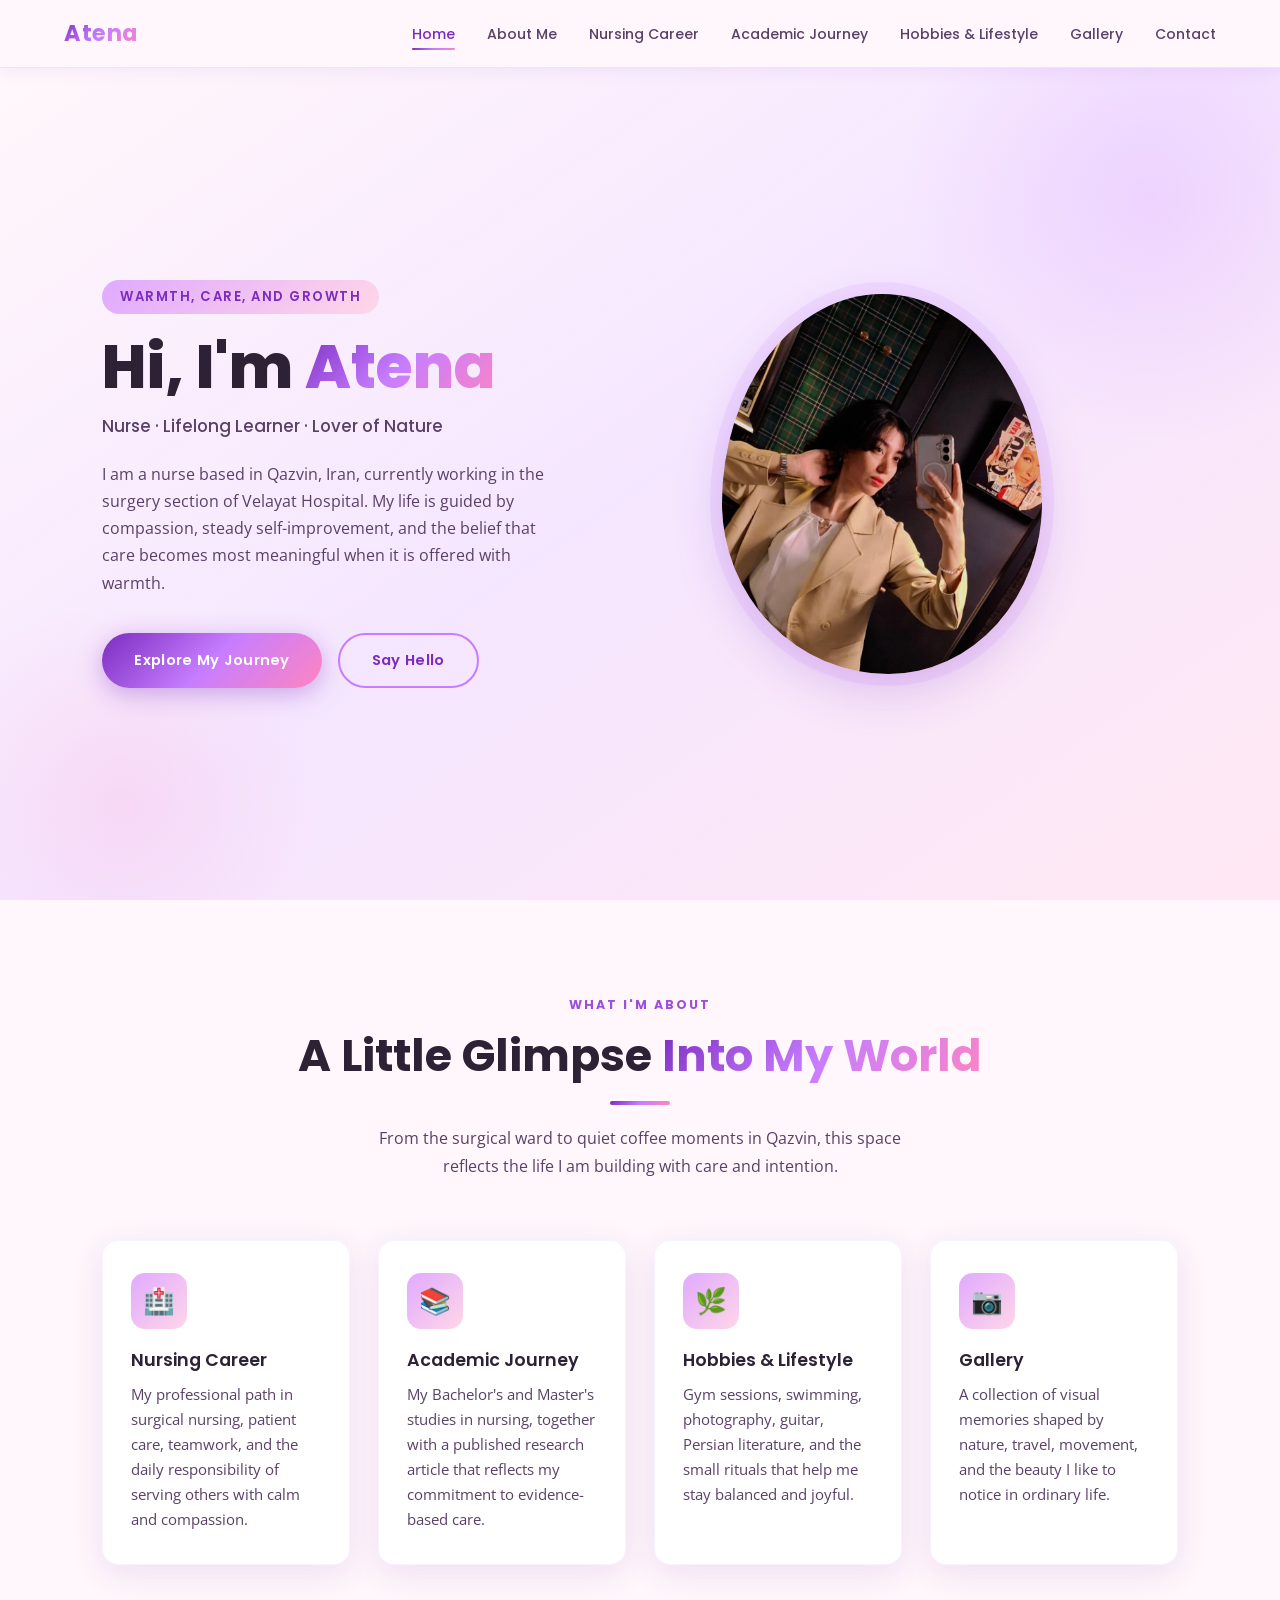
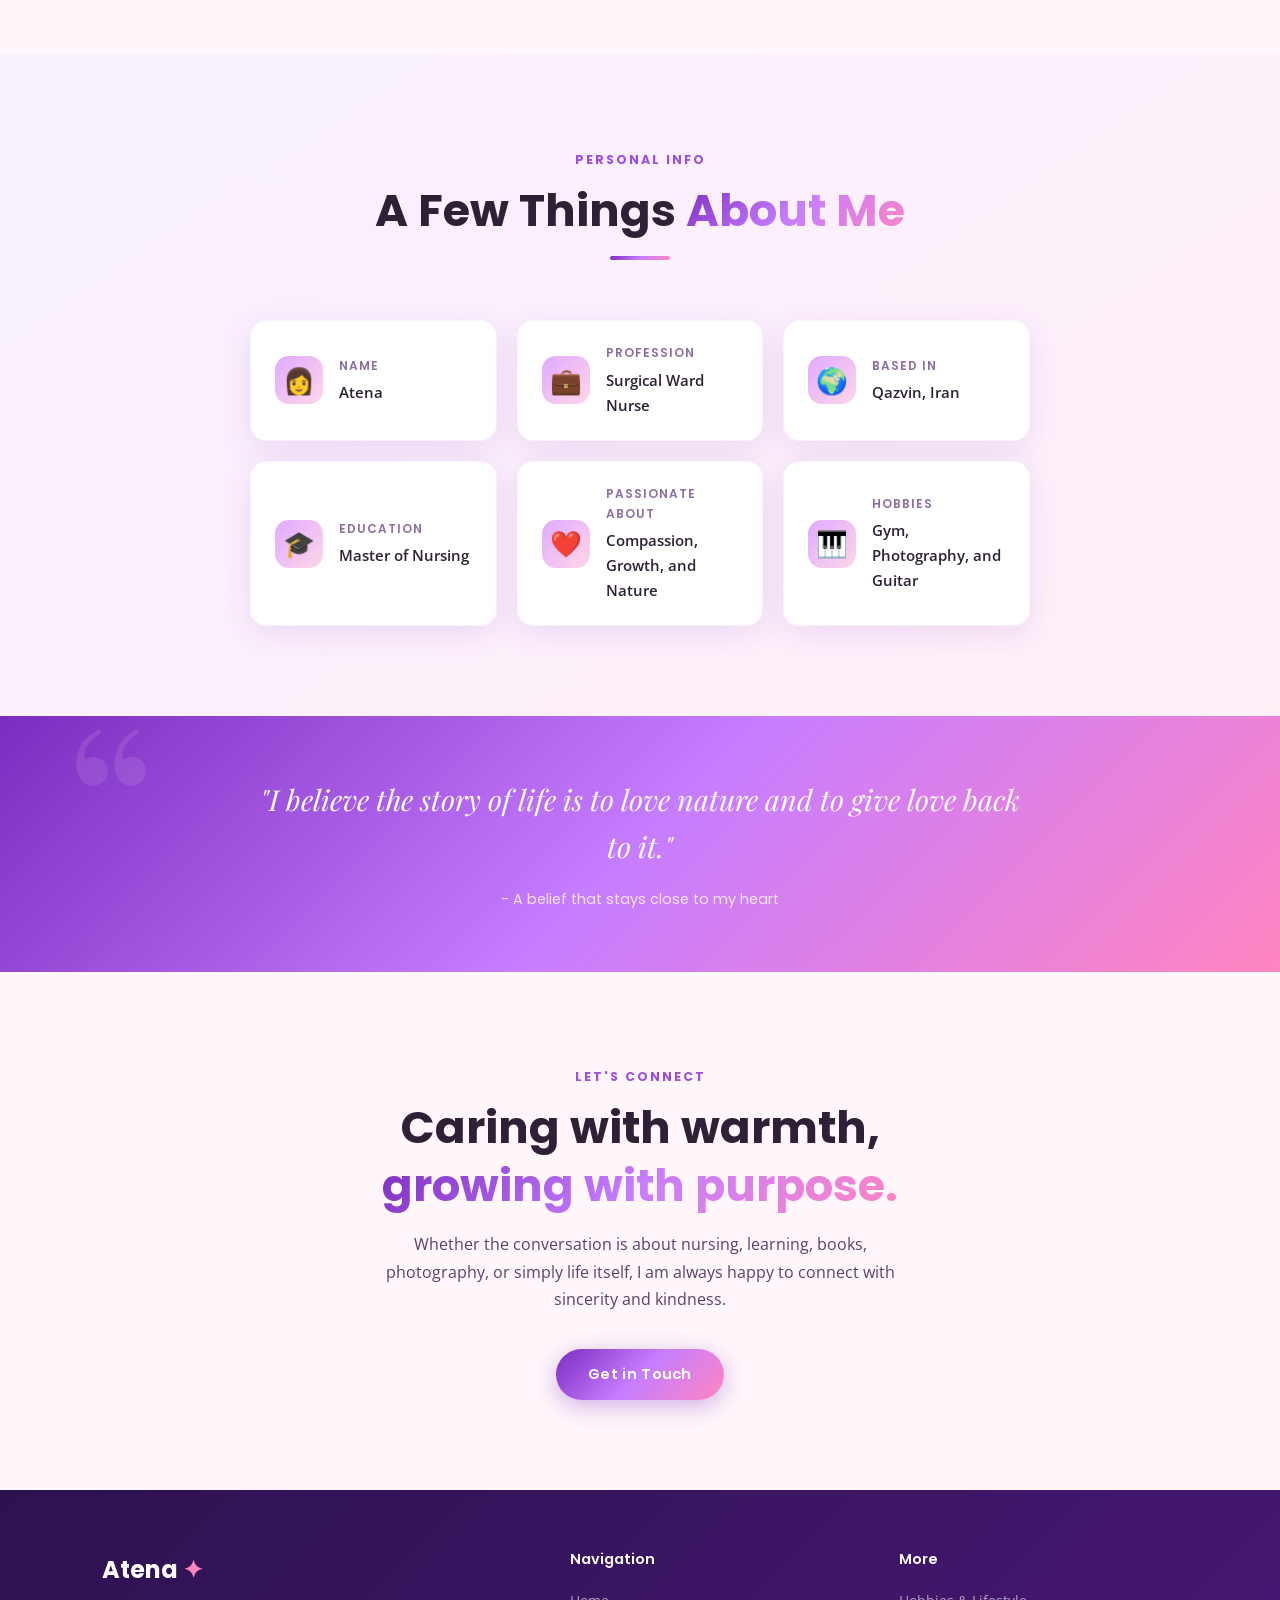
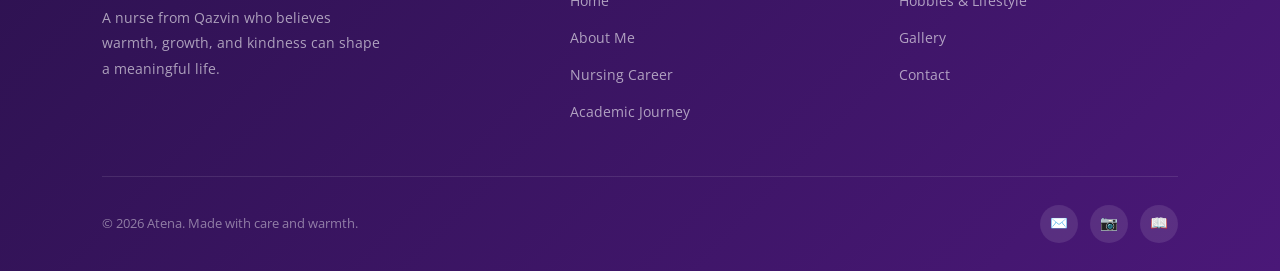
<file: index.html>
<!DOCTYPE html>
<html lang="en">
<head>
  <meta charset="UTF-8" />
  <meta name="viewport" content="width=device-width, initial-scale=1.0" />
  <title>Atena - Nurse, Learner, Lover of Nature</title>
  <meta name="description" content="Personal website of Atena, a nurse from Qazvin, Iran, whose life is shaped by compassion, learning, nature, and warm human connection." />
  <link rel="stylesheet" href="css/style.css" />
</head>
<body>

<nav>
  <a href="index.html" class="nav-logo">Atena</a>
  <ul class="nav-links">
    <li><a href="index.html" class="active">Home</a></li>
    <li><a href="about.html">About Me</a></li>
    <li><a href="career.html">Nursing Career</a></li>
    <li><a href="academic.html">Academic Journey</a></li>
    <li><a href="lifestyle.html">Hobbies &amp; Lifestyle</a></li>
    <li><a href="gallery.html">Gallery</a></li>
    <li><a href="contact.html">Contact</a></li>
  </ul>
  <div class="nav-toggle" aria-label="Toggle menu">
    <span></span><span></span><span></span>
  </div>
</nav>

<div class="page-wrapper">
  <section class="hero">
    <div class="hero-content">
      <div class="hero-tag">Warmth, Care, and Growth</div>
      <h1>Hi, I'm <span>Atena</span></h1>
      <p class="hero-subtitle">Nurse &middot; Lifelong Learner &middot; Lover of Nature</p>
      <p class="hero-desc">
        I am a nurse based in Qazvin, Iran, currently working in the surgery section of Velayat Hospital.
        My life is guided by compassion, steady self-improvement, and the belief that care becomes most meaningful when it is offered with warmth.
      </p>
      <div style="display:flex; gap:16px; flex-wrap:wrap;">
        <a href="about.html" class="btn btn-primary">Explore My Journey</a>
        <a href="contact.html" class="btn btn-outline">Say Hello</a>
      </div>
    </div>

    <div class="hero-photo">
      <div class="hero-photo-frame">
        <img src="images/profile.jpg" alt="Portrait of Atena" onerror="this.style.display='none'; this.nextElementSibling.style.display='flex';" />
        <div class="hero-photo-placeholder" style="display:none;">
          <span>Profile Photo</span>
        </div>
      </div>
    </div>
  </section>

  <section class="section">
    <div class="section-header">
      <div class="section-tag">What I'm About</div>
      <h2 class="section-title">A Little Glimpse <span>Into My World</span></h2>
      <div class="section-divider"></div>
      <p class="section-subtitle">From the surgical ward to quiet coffee moments in Qazvin, this space reflects the life I am building with care and intention.</p>
    </div>

    <div class="cards-grid">
      <a href="career.html" class="card fade-in" style="display:block;">
        <div class="card-icon">&#127973;</div>
        <h3>Nursing Career</h3>
        <p>My professional path in surgical nursing, patient care, teamwork, and the daily responsibility of serving others with calm and compassion.</p>
      </a>
      <a href="academic.html" class="card fade-in" style="display:block;">
        <div class="card-icon">&#128218;</div>
        <h3>Academic Journey</h3>
        <p>My Bachelor's and Master's studies in nursing, together with a published research article that reflects my commitment to evidence-based care.</p>
      </a>
      <a href="lifestyle.html" class="card fade-in" style="display:block;">
        <div class="card-icon">&#127807;</div>
        <h3>Hobbies &amp; Lifestyle</h3>
        <p>Gym sessions, swimming, photography, guitar, Persian literature, and the small rituals that help me stay balanced and joyful.</p>
      </a>
      <a href="gallery.html" class="card fade-in" style="display:block;">
        <div class="card-icon">&#128247;</div>
        <h3>Gallery</h3>
        <p>A collection of visual memories shaped by nature, travel, movement, and the beauty I like to notice in ordinary life.</p>
      </a>
    </div>
  </section>

  <section class="section section-alt">
    <div class="section-header">
      <div class="section-tag">Personal Info</div>
      <h2 class="section-title">A Few Things <span>About Me</span></h2>
      <div class="section-divider"></div>
    </div>

    <div style="max-width:780px; margin:0 auto;">
      <div style="display:grid; grid-template-columns: repeat(auto-fit, minmax(220px,1fr)); gap:20px;">

        <div class="card fade-in" style="display:flex; align-items:center; gap:16px; padding:22px 24px;">
          <div class="card-icon" style="margin-bottom:0; flex-shrink:0; width:48px; height:48px;">&#128105;</div>
          <div>
            <p style="font-family:'Poppins',sans-serif; font-size:0.75rem; font-weight:600; color:var(--text-light); text-transform:uppercase; letter-spacing:1px; margin-bottom:4px;">Name</p>
            <p style="font-weight:600; color:var(--text-dark);">Atena</p>
          </div>
        </div>

        <div class="card fade-in" style="display:flex; align-items:center; gap:16px; padding:22px 24px;">
          <div class="card-icon" style="margin-bottom:0; flex-shrink:0; width:48px; height:48px;">&#128188;</div>
          <div>
            <p style="font-family:'Poppins',sans-serif; font-size:0.75rem; font-weight:600; color:var(--text-light); text-transform:uppercase; letter-spacing:1px; margin-bottom:4px;">Profession</p>
            <p style="font-weight:600; color:var(--text-dark);">Surgical Ward Nurse</p>
          </div>
        </div>

        <div class="card fade-in" style="display:flex; align-items:center; gap:16px; padding:22px 24px;">
          <div class="card-icon" style="margin-bottom:0; flex-shrink:0; width:48px; height:48px;">&#127757;</div>
          <div>
            <p style="font-family:'Poppins',sans-serif; font-size:0.75rem; font-weight:600; color:var(--text-light); text-transform:uppercase; letter-spacing:1px; margin-bottom:4px;">Based In</p>
            <p style="font-weight:600; color:var(--text-dark);">Qazvin, Iran</p>
          </div>
        </div>

        <div class="card fade-in" style="display:flex; align-items:center; gap:16px; padding:22px 24px;">
          <div class="card-icon" style="margin-bottom:0; flex-shrink:0; width:48px; height:48px;">&#127891;</div>
          <div>
            <p style="font-family:'Poppins',sans-serif; font-size:0.75rem; font-weight:600; color:var(--text-light); text-transform:uppercase; letter-spacing:1px; margin-bottom:4px;">Education</p>
            <p style="font-weight:600; color:var(--text-dark);">Master of Nursing</p>
          </div>
        </div>

        <div class="card fade-in" style="display:flex; align-items:center; gap:16px; padding:22px 24px;">
          <div class="card-icon" style="margin-bottom:0; flex-shrink:0; width:48px; height:48px;">&#10084;&#65039;</div>
          <div>
            <p style="font-family:'Poppins',sans-serif; font-size:0.75rem; font-weight:600; color:var(--text-light); text-transform:uppercase; letter-spacing:1px; margin-bottom:4px;">Passionate About</p>
            <p style="font-weight:600; color:var(--text-dark);">Compassion, Growth, and Nature</p>
          </div>
        </div>

        <div class="card fade-in" style="display:flex; align-items:center; gap:16px; padding:22px 24px;">
          <div class="card-icon" style="margin-bottom:0; flex-shrink:0; width:48px; height:48px;">&#127929;</div>
          <div>
            <p style="font-family:'Poppins',sans-serif; font-size:0.75rem; font-weight:600; color:var(--text-light); text-transform:uppercase; letter-spacing:1px; margin-bottom:4px;">Hobbies</p>
            <p style="font-weight:600; color:var(--text-dark);">Gym, Photography, and Guitar</p>
          </div>
        </div>

      </div>
    </div>
  </section>

  <div class="quote-block">
    <blockquote>
      "I believe the story of life is to love nature and to give love back to it."
    </blockquote>
    <cite>- A belief that stays close to my heart</cite>
  </div>

  <section class="section" style="text-align:center;">
    <div class="section-tag">Let's Connect</div>
    <h2 class="section-title" style="margin-bottom:16px;">Caring with warmth,<br><span>growing with purpose.</span></h2>
    <p style="color:var(--text-mid); max-width:520px; margin:0 auto 36px;">
      Whether the conversation is about nursing, learning, books, photography, or simply life itself, I am always happy to connect with sincerity and kindness.
    </p>
    <a href="contact.html" class="btn btn-primary">Get in Touch</a>
  </section>

  <footer>
    <div class="footer-inner">
      <div class="footer-brand">
        <div class="footer-logo">Atena <span>&#10022;</span></div>
        <p>A nurse from Qazvin who believes warmth, growth, and kindness can shape a meaningful life.</p>
      </div>
      <div>
        <h4>Navigation</h4>
        <ul class="footer-links">
          <li><a href="index.html">Home</a></li>
          <li><a href="about.html">About Me</a></li>
          <li><a href="career.html">Nursing Career</a></li>
          <li><a href="academic.html">Academic Journey</a></li>
        </ul>
      </div>
      <div>
        <h4>More</h4>
        <ul class="footer-links">
          <li><a href="lifestyle.html">Hobbies &amp; Lifestyle</a></li>
          <li><a href="gallery.html">Gallery</a></li>
          <li><a href="contact.html">Contact</a></li>
        </ul>
      </div>
    </div>
    <div class="footer-bottom">
      <span>&copy; 2026 Atena. Made with care and warmth.</span>
      <div class="social-links">
        <a href="mailto:atena.abforoush1400@gmail.com" class="social-link" title="Email">&#9993;&#65039;</a>
        <a href="https://instagram.com/i.atena.96" target="_blank" rel="noreferrer" class="social-link" title="Instagram">&#128247;</a>
        <a href="https://pubmed.ncbi.nlm.nih.gov/40238044/" target="_blank" rel="noreferrer" class="social-link" title="Publication">&#128214;</a>
      </div>
    </div>
  </footer>

</div>

<script src="js/main.js"></script>
</body>
</html>
</file>
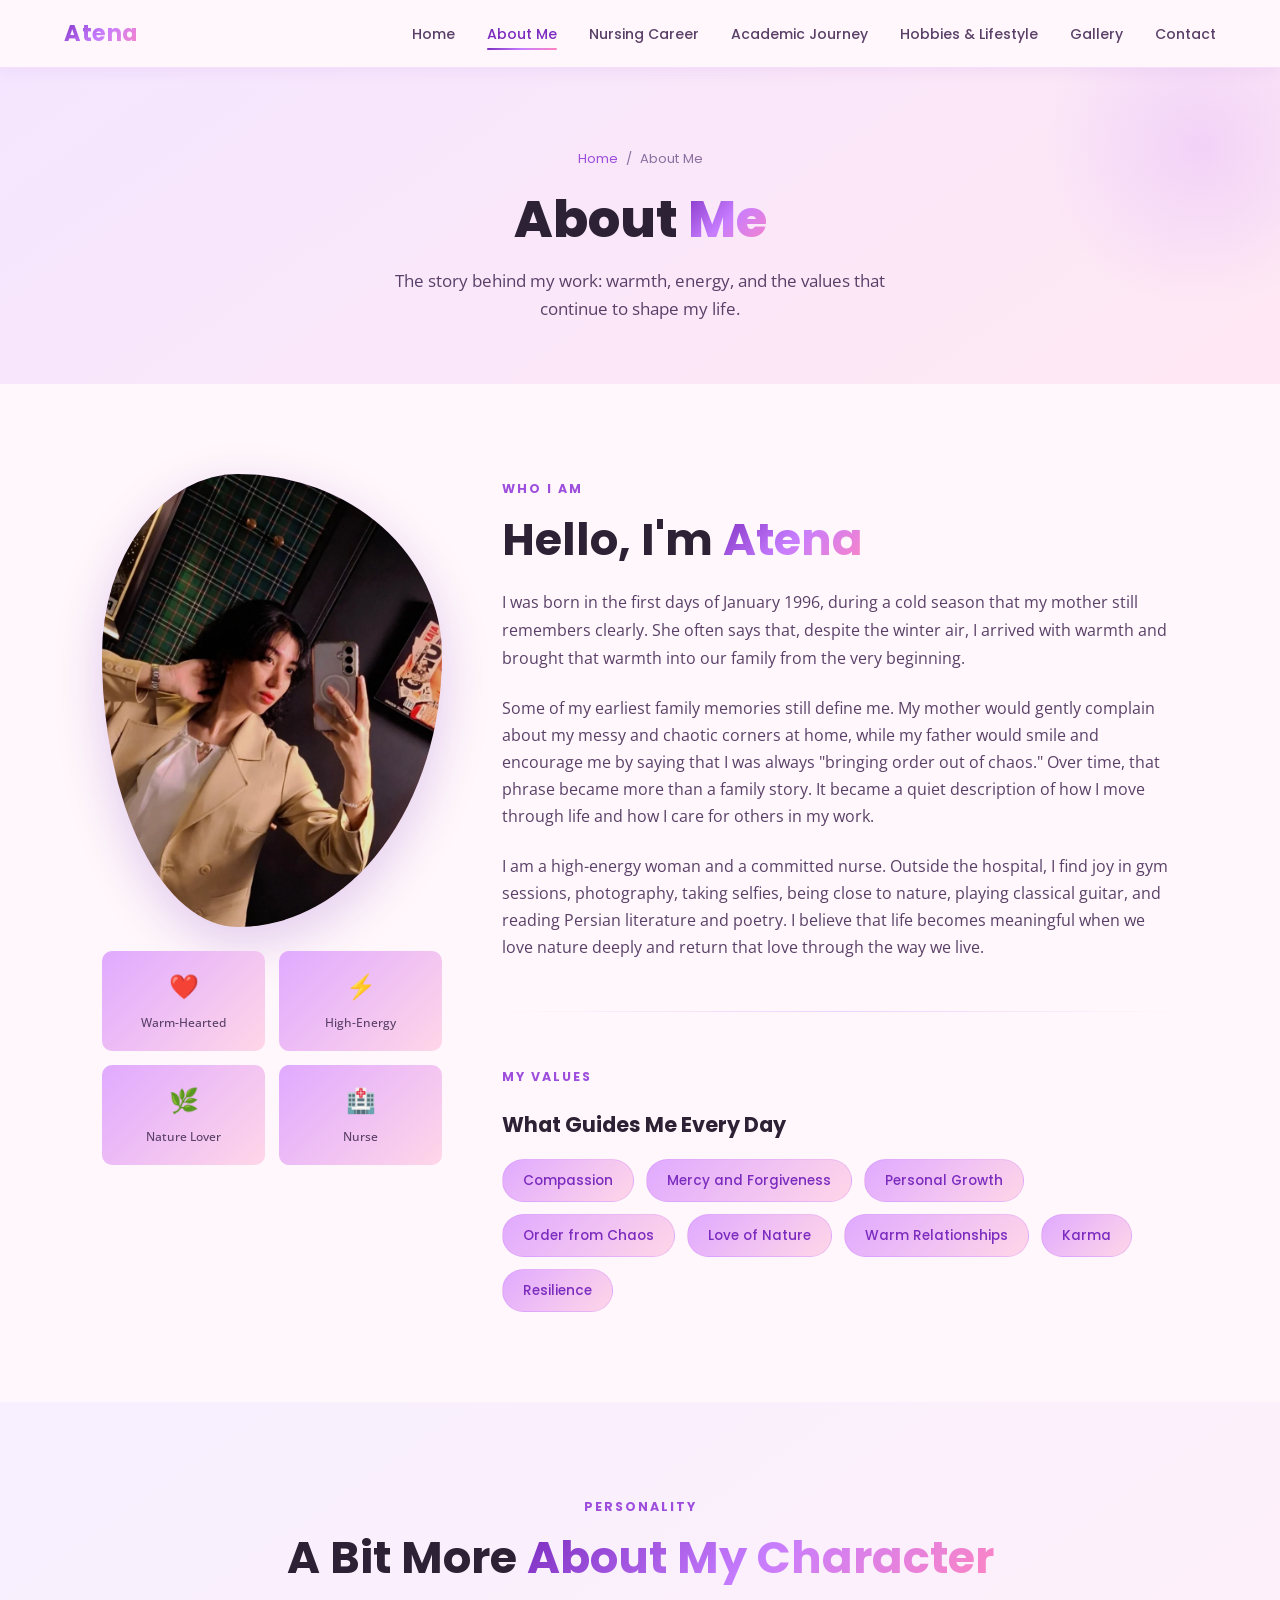
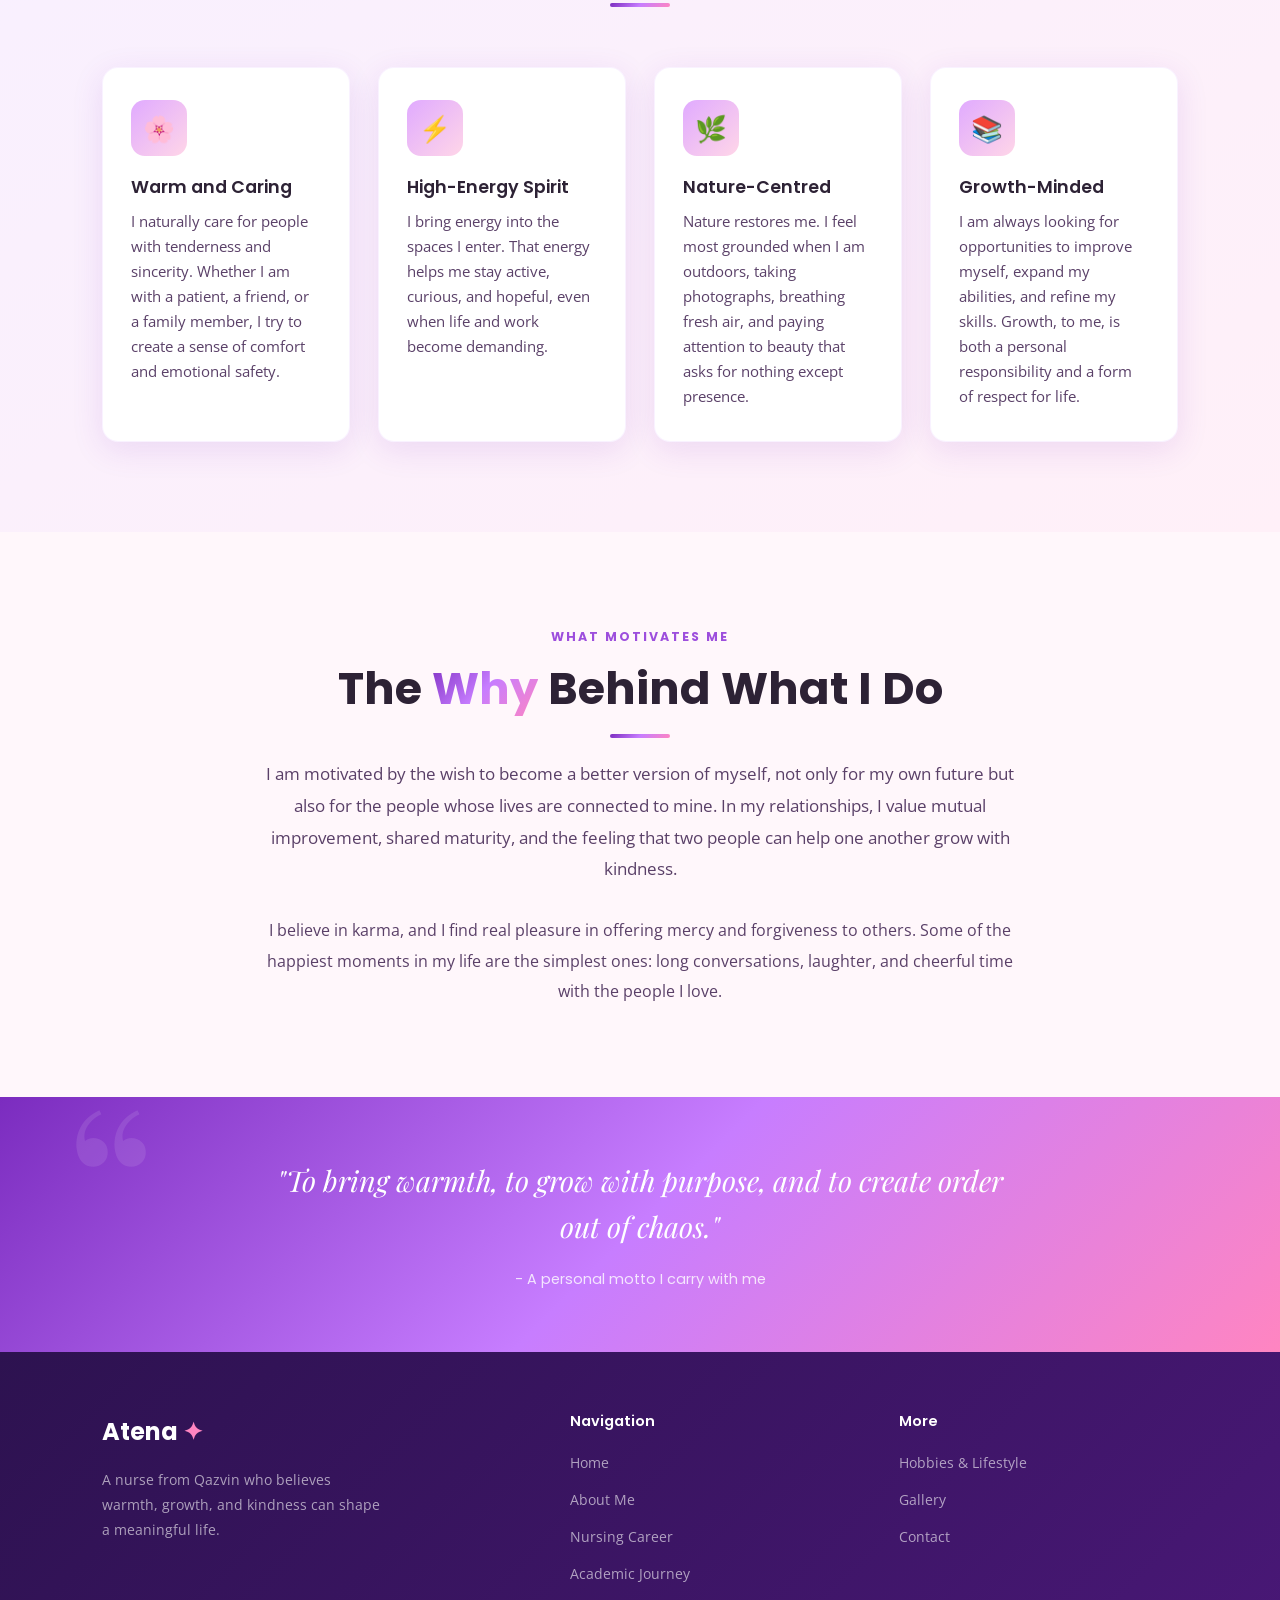
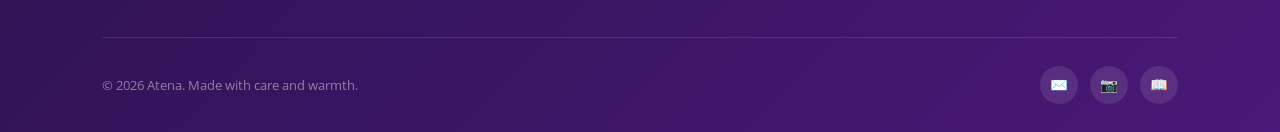
<file: about.html>
<!DOCTYPE html>
<html lang="en">
<head>
  <meta charset="UTF-8" />
  <meta name="viewport" content="width=device-width, initial-scale=1.0" />
  <title>About Me - Atena</title>
  <link rel="stylesheet" href="css/style.css" />
</head>
<body>

<nav>
  <a href="index.html" class="nav-logo">Atena</a>
  <ul class="nav-links">
    <li><a href="index.html">Home</a></li>
    <li><a href="about.html" class="active">About Me</a></li>
    <li><a href="career.html">Nursing Career</a></li>
    <li><a href="academic.html">Academic Journey</a></li>
    <li><a href="lifestyle.html">Hobbies &amp; Lifestyle</a></li>
    <li><a href="gallery.html">Gallery</a></li>
    <li><a href="contact.html">Contact</a></li>
  </ul>
  <div class="nav-toggle"><span></span><span></span><span></span></div>
</nav>

<div class="page-wrapper">

  <div class="page-hero">
    <div class="breadcrumb"><a href="index.html">Home</a> <span>/</span> About Me</div>
    <h1>About <span>Me</span></h1>
    <p>The story behind my work: warmth, energy, and the values that continue to shape my life.</p>
  </div>

  <section class="section">
    <div class="about-grid">

      <div class="about-photo-wrap fade-in">
        <div class="about-photo">
          <img src="images/profile.jpg" alt="Atena" onerror="this.parentElement.style.background='var(--gradient-soft)'; this.style.display='none';" />
        </div>
        <div class="about-stats">
          <div class="about-stat">
            <strong>&#10084;&#65039;</strong>
            <span>Warm-Hearted</span>
          </div>
          <div class="about-stat">
            <strong>&#9889;</strong>
            <span>High-Energy</span>
          </div>
          <div class="about-stat">
            <strong>&#127807;</strong>
            <span>Nature Lover</span>
          </div>
          <div class="about-stat">
            <strong>&#127973;</strong>
            <span>Nurse</span>
          </div>
        </div>
      </div>

      <div>
        <div class="section-tag">Who I Am</div>
        <h2 class="section-title" style="text-align:left; margin-bottom:20px;">
          Hello, I'm <span>Atena</span>
        </h2>
        <p style="color:var(--text-mid); margin-bottom:22px; font-size:1.02rem;">
          I was born in the first days of January 1996, during a cold season that my mother still remembers clearly. She often says that, despite the winter air, I arrived with warmth and brought that warmth into our family from the very beginning.
        </p>
        <p style="color:var(--text-mid); margin-bottom:22px;">
          Some of my earliest family memories still define me. My mother would gently complain about my messy and chaotic corners at home, while my father would smile and encourage me by saying that I was always "bringing order out of chaos." Over time, that phrase became more than a family story. It became a quiet description of how I move through life and how I care for others in my work.
        </p>
        <p style="color:var(--text-mid); margin-bottom:36px;">
          I am a high-energy woman and a committed nurse. Outside the hospital, I find joy in gym sessions, photography, taking selfies, being close to nature, playing classical guitar, and reading Persian literature and poetry. I believe that life becomes meaningful when we love nature deeply and return that love through the way we live.
        </p>

        <div class="divider"></div>

        <div class="section-tag">My Values</div>
        <h3 style="font-size:1.3rem; margin:12px 0 20px;">What Guides Me Every Day</h3>
        <div class="skills-grid">
          <span class="skill-tag">Compassion</span>
          <span class="skill-tag">Mercy and Forgiveness</span>
          <span class="skill-tag">Personal Growth</span>
          <span class="skill-tag">Order from Chaos</span>
          <span class="skill-tag">Love of Nature</span>
          <span class="skill-tag">Warm Relationships</span>
          <span class="skill-tag">Karma</span>
          <span class="skill-tag">Resilience</span>
        </div>
      </div>
    </div>
  </section>

  <section class="section section-alt">
    <div class="section-header">
      <div class="section-tag">Personality</div>
      <h2 class="section-title">A Bit More <span>About My Character</span></h2>
      <div class="section-divider"></div>
    </div>

    <div class="cards-grid">
      <div class="card fade-in">
        <div class="card-icon">&#127800;</div>
        <h3>Warm and Caring</h3>
        <p>I naturally care for people with tenderness and sincerity. Whether I am with a patient, a friend, or a family member, I try to create a sense of comfort and emotional safety.</p>
      </div>
      <div class="card fade-in">
        <div class="card-icon">&#9889;</div>
        <h3>High-Energy Spirit</h3>
        <p>I bring energy into the spaces I enter. That energy helps me stay active, curious, and hopeful, even when life and work become demanding.</p>
      </div>
      <div class="card fade-in">
        <div class="card-icon">&#127807;</div>
        <h3>Nature-Centred</h3>
        <p>Nature restores me. I feel most grounded when I am outdoors, taking photographs, breathing fresh air, and paying attention to beauty that asks for nothing except presence.</p>
      </div>
      <div class="card fade-in">
        <div class="card-icon">&#128218;</div>
        <h3>Growth-Minded</h3>
        <p>I am always looking for opportunities to improve myself, expand my abilities, and refine my skills. Growth, to me, is both a personal responsibility and a form of respect for life.</p>
      </div>
    </div>
  </section>

  <section class="section">
    <div style="max-width:760px; margin:0 auto; text-align:center;">
      <div class="section-tag">What Motivates Me</div>
      <h2 class="section-title">The <span>Why</span> Behind What I Do</h2>
      <div class="section-divider"></div>
      <p style="color:var(--text-mid); font-size:1.05rem; line-height:1.9; margin-bottom:30px;">
        I am motivated by the wish to become a better version of myself, not only for my own future but also for the people whose lives are connected to mine. In my relationships, I value mutual improvement, shared maturity, and the feeling that two people can help one another grow with kindness.
      </p>
      <p style="color:var(--text-mid); font-size:1rem; line-height:1.9;">
        I believe in karma, and I find real pleasure in offering mercy and forgiveness to others. Some of the happiest moments in my life are the simplest ones: long conversations, laughter, and cheerful time with the people I love.
      </p>
    </div>
  </section>

  <div class="quote-block">
    <blockquote>"To bring warmth, to grow with purpose, and to create order out of chaos."</blockquote>
    <cite>- A personal motto I carry with me</cite>
  </div>

  <footer>
    <div class="footer-inner">
      <div class="footer-brand">
        <div class="footer-logo">Atena <span>&#10022;</span></div>
        <p>A nurse from Qazvin who believes warmth, growth, and kindness can shape a meaningful life.</p>
      </div>
      <div>
        <h4>Navigation</h4>
        <ul class="footer-links">
          <li><a href="index.html">Home</a></li>
          <li><a href="about.html">About Me</a></li>
          <li><a href="career.html">Nursing Career</a></li>
          <li><a href="academic.html">Academic Journey</a></li>
        </ul>
      </div>
      <div>
        <h4>More</h4>
        <ul class="footer-links">
          <li><a href="lifestyle.html">Hobbies &amp; Lifestyle</a></li>
          <li><a href="gallery.html">Gallery</a></li>
          <li><a href="contact.html">Contact</a></li>
        </ul>
      </div>
    </div>
    <div class="footer-bottom">
      <span>&copy; 2026 Atena. Made with care and warmth.</span>
      <div class="social-links">
        <a href="mailto:atena.abforoush1400@gmail.com" class="social-link" title="Email">&#9993;&#65039;</a>
        <a href="https://instagram.com/i.atena.96" target="_blank" rel="noreferrer" class="social-link" title="Instagram">&#128247;</a>
        <a href="https://pubmed.ncbi.nlm.nih.gov/40238044/" target="_blank" rel="noreferrer" class="social-link" title="Publication">&#128214;</a>
      </div>
    </div>
  </footer>

</div>
<script src="js/main.js"></script>
</body>
</html>
</file>
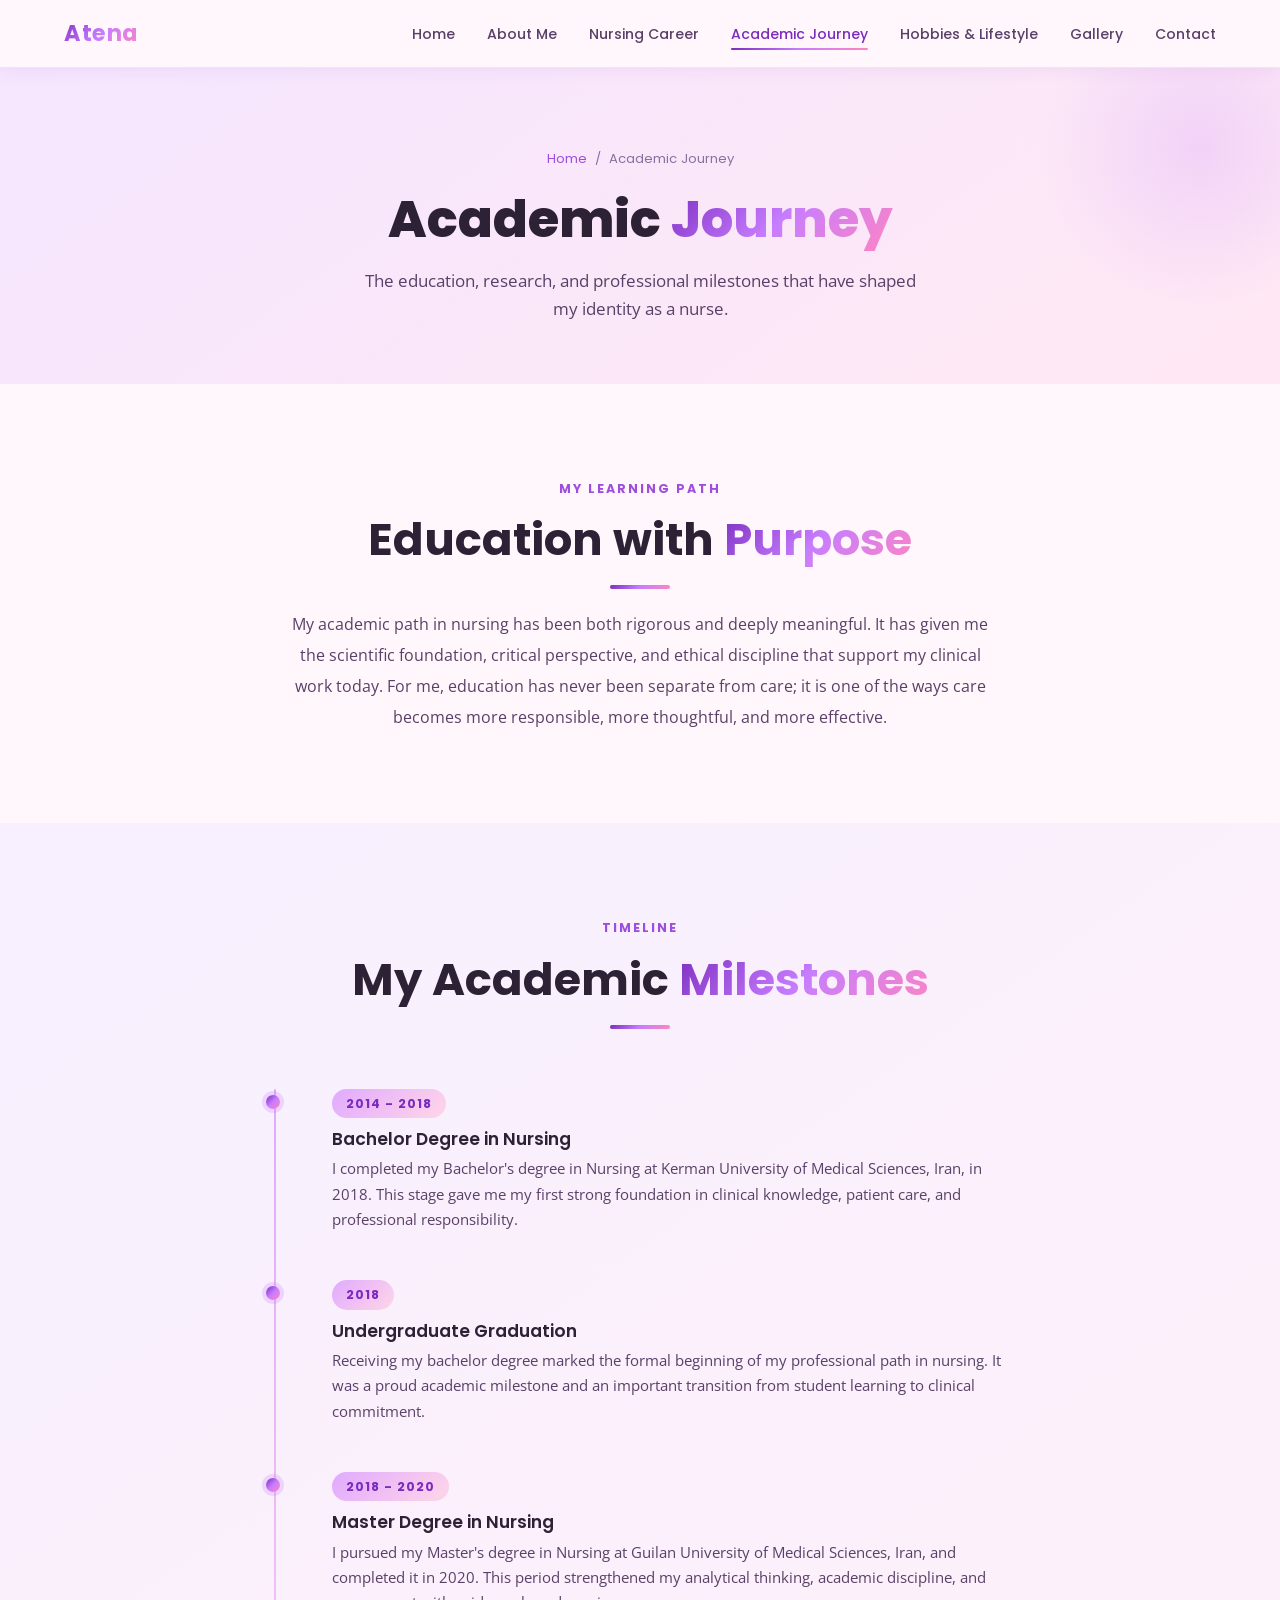
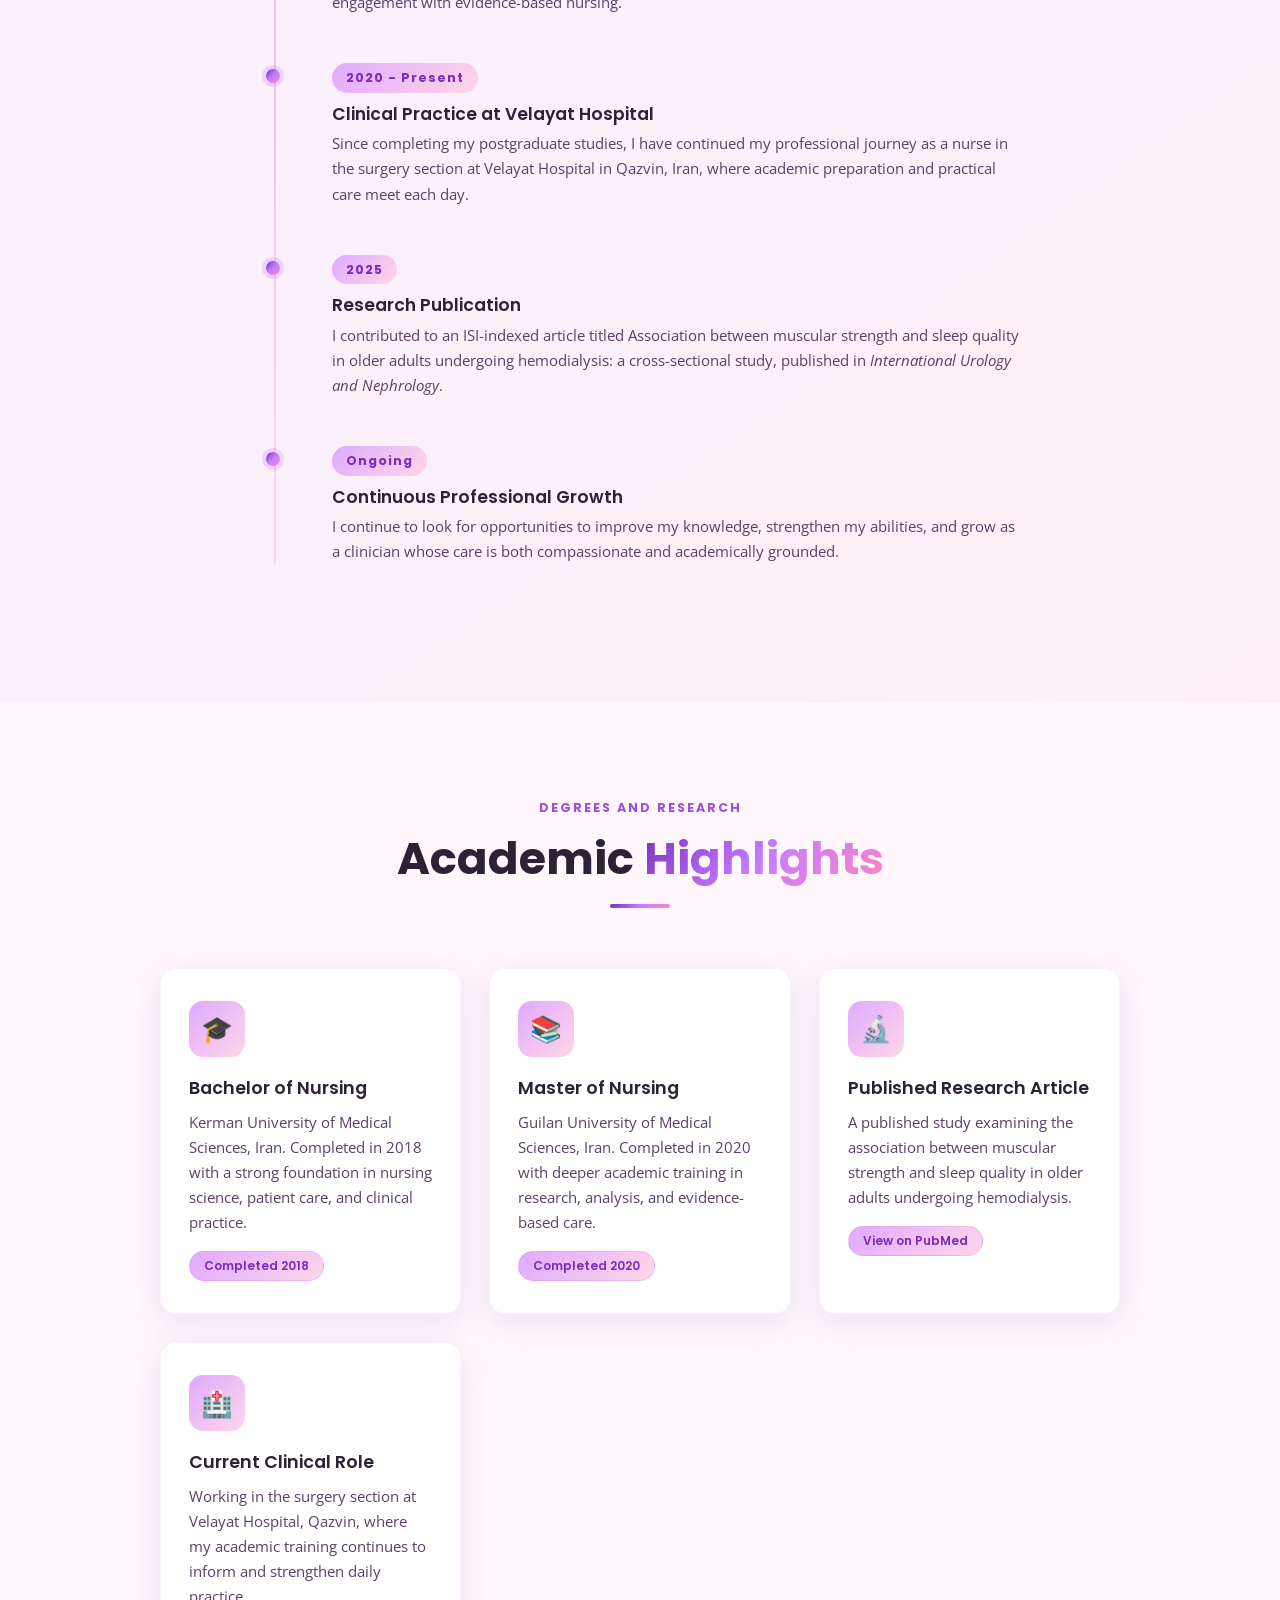
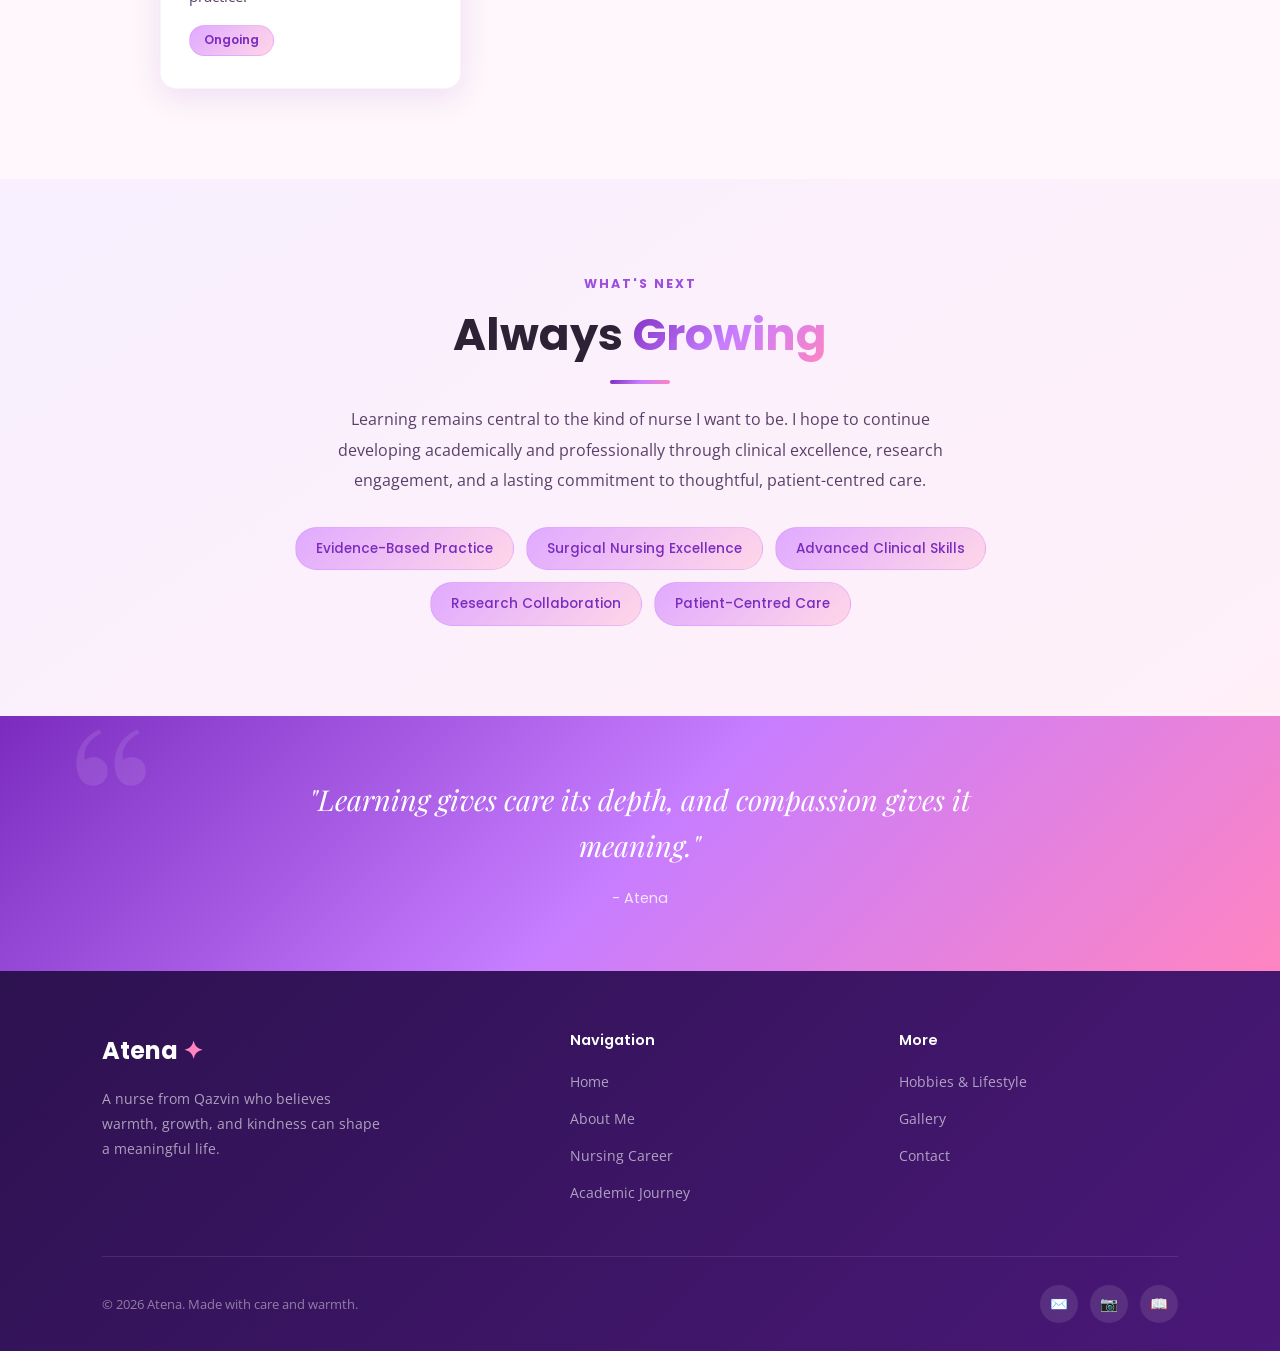
<file: academic.html>
<!DOCTYPE html>
<html lang="en">
<head>
  <meta charset="UTF-8" />
  <meta name="viewport" content="width=device-width, initial-scale=1.0" />
  <title>Academic Journey - Atena</title>
  <link rel="stylesheet" href="css/style.css" />
</head>
<body>

<nav>
  <a href="index.html" class="nav-logo">Atena</a>
  <ul class="nav-links">
    <li><a href="index.html">Home</a></li>
    <li><a href="about.html">About Me</a></li>
    <li><a href="career.html">Nursing Career</a></li>
    <li><a href="academic.html" class="active">Academic Journey</a></li>
    <li><a href="lifestyle.html">Hobbies &amp; Lifestyle</a></li>
    <li><a href="gallery.html">Gallery</a></li>
    <li><a href="contact.html">Contact</a></li>
  </ul>
  <div class="nav-toggle"><span></span><span></span><span></span></div>
</nav>

<div class="page-wrapper">

  <div class="page-hero">
    <div class="breadcrumb"><a href="index.html">Home</a> <span>/</span> Academic Journey</div>
    <h1>Academic <span>Journey</span></h1>
    <p>The education, research, and professional milestones that have shaped my identity as a nurse.</p>
  </div>

  <section class="section">
    <div style="max-width:720px; margin:0 auto; text-align:center;">
      <div class="section-tag">My Learning Path</div>
      <h2 class="section-title">Education with <span>Purpose</span></h2>
      <div class="section-divider"></div>
      <p style="color:var(--text-mid); font-size:1.02rem; line-height:1.9;">
        My academic path in nursing has been both rigorous and deeply meaningful. It has given me the scientific foundation, critical perspective, and ethical discipline that support my clinical work today. For me, education has never been separate from care; it is one of the ways care becomes more responsible, more thoughtful, and more effective.
      </p>
    </div>
  </section>

  <section class="section section-alt">
    <div class="section-header">
      <div class="section-tag">Timeline</div>
      <h2 class="section-title">My Academic <span>Milestones</span></h2>
      <div class="section-divider"></div>
    </div>

    <div class="timeline">

      <div class="timeline-item fade-in">
        <div class="timeline-year">2014 - 2018</div>
        <h3>Bachelor Degree in Nursing</h3>
        <p>I completed my Bachelor's degree in Nursing at Kerman University of Medical Sciences, Iran, in 2018. This stage gave me my first strong foundation in clinical knowledge, patient care, and professional responsibility.</p>
      </div>

      <div class="timeline-item fade-in">
        <div class="timeline-year">2018</div>
        <h3>Undergraduate Graduation</h3>
        <p>Receiving my bachelor degree marked the formal beginning of my professional path in nursing. It was a proud academic milestone and an important transition from student learning to clinical commitment.</p>
      </div>

      <div class="timeline-item fade-in">
        <div class="timeline-year">2018 - 2020</div>
        <h3>Master Degree in Nursing</h3>
        <p>I pursued my Master's degree in Nursing at Guilan University of Medical Sciences, Iran, and completed it in 2020. This period strengthened my analytical thinking, academic discipline, and engagement with evidence-based nursing.</p>
      </div>

      <div class="timeline-item fade-in">
        <div class="timeline-year">2020 - Present</div>
        <h3>Clinical Practice at Velayat Hospital</h3>
        <p>Since completing my postgraduate studies, I have continued my professional journey as a nurse in the surgery section at Velayat Hospital in Qazvin, Iran, where academic preparation and practical care meet each day.</p>
      </div>

      <div class="timeline-item fade-in">
        <div class="timeline-year">2025</div>
        <h3>Research Publication</h3>
        <p>I contributed to an ISI-indexed article titled <a href="https://pubmed.ncbi.nlm.nih.gov/40238044/" target="_blank" rel="noreferrer">Association between muscular strength and sleep quality in older adults undergoing hemodialysis: a cross-sectional study</a>, published in <em>International Urology and Nephrology</em>.</p>
      </div>

      <div class="timeline-item fade-in">
        <div class="timeline-year">Ongoing</div>
        <h3>Continuous Professional Growth</h3>
        <p>I continue to look for opportunities to improve my knowledge, strengthen my abilities, and grow as a clinician whose care is both compassionate and academically grounded.</p>
      </div>

    </div>
  </section>

  <section class="section">
    <div class="section-header">
      <div class="section-tag">Degrees and Research</div>
      <h2 class="section-title">Academic <span>Highlights</span></h2>
      <div class="section-divider"></div>
    </div>

    <div class="cards-grid" style="max-width:960px; margin:0 auto;">
      <div class="card fade-in">
        <div class="card-icon">&#127891;</div>
        <h3>Bachelor of Nursing</h3>
        <p>Kerman University of Medical Sciences, Iran. Completed in 2018 with a strong foundation in nursing science, patient care, and clinical practice.</p>
        <div style="margin-top:16px;"><span class="badge">Completed 2018</span></div>
      </div>
      <div class="card fade-in">
        <div class="card-icon">&#128218;</div>
        <h3>Master of Nursing</h3>
        <p>Guilan University of Medical Sciences, Iran. Completed in 2020 with deeper academic training in research, analysis, and evidence-based care.</p>
        <div style="margin-top:16px;"><span class="badge">Completed 2020</span></div>
      </div>
      <div class="card fade-in">
        <div class="card-icon">&#128300;</div>
        <h3>Published Research Article</h3>
        <p>A published study examining the association between muscular strength and sleep quality in older adults undergoing hemodialysis.</p>
        <div style="margin-top:16px;"><a href="https://pubmed.ncbi.nlm.nih.gov/40238044/" target="_blank" rel="noreferrer" class="badge" style="text-decoration:none;">View on PubMed</a></div>
      </div>
      <div class="card fade-in">
        <div class="card-icon">&#127973;</div>
        <h3>Current Clinical Role</h3>
        <p>Working in the surgery section at Velayat Hospital, Qazvin, where my academic training continues to inform and strengthen daily practice.</p>
        <div style="margin-top:16px;"><span class="badge">Ongoing</span></div>
      </div>
    </div>
  </section>

  <section class="section section-alt" style="text-align:center;">
    <div class="section-tag">What's Next</div>
    <h2 class="section-title" style="margin-bottom:16px;">Always <span>Growing</span></h2>
    <div class="section-divider"></div>
    <p style="color:var(--text-mid); max-width:660px; margin:0 auto 32px; font-size:1rem; line-height:1.9;">
      Learning remains central to the kind of nurse I want to be. I hope to continue developing academically and professionally through clinical excellence, research engagement, and a lasting commitment to thoughtful, patient-centred care.
    </p>
    <div class="skills-grid" style="justify-content:center; max-width:760px; margin:0 auto;">
      <span class="skill-tag">Evidence-Based Practice</span>
      <span class="skill-tag">Surgical Nursing Excellence</span>
      <span class="skill-tag">Advanced Clinical Skills</span>
      <span class="skill-tag">Research Collaboration</span>
      <span class="skill-tag">Patient-Centred Care</span>
    </div>
  </section>

  <div class="quote-block">
    <blockquote>"Learning gives care its depth, and compassion gives it meaning."</blockquote>
    <cite>- Atena</cite>
  </div>

  <footer>
    <div class="footer-inner">
      <div class="footer-brand">
        <div class="footer-logo">Atena <span>&#10022;</span></div>
        <p>A nurse from Qazvin who believes warmth, growth, and kindness can shape a meaningful life.</p>
      </div>
      <div>
        <h4>Navigation</h4>
        <ul class="footer-links">
          <li><a href="index.html">Home</a></li>
          <li><a href="about.html">About Me</a></li>
          <li><a href="career.html">Nursing Career</a></li>
          <li><a href="academic.html">Academic Journey</a></li>
        </ul>
      </div>
      <div>
        <h4>More</h4>
        <ul class="footer-links">
          <li><a href="lifestyle.html">Hobbies &amp; Lifestyle</a></li>
          <li><a href="gallery.html">Gallery</a></li>
          <li><a href="contact.html">Contact</a></li>
        </ul>
      </div>
    </div>
    <div class="footer-bottom">
      <span>&copy; 2026 Atena. Made with care and warmth.</span>
      <div class="social-links">
        <a href="mailto:atena.abforoush1400@gmail.com" class="social-link" title="Email">&#9993;&#65039;</a>
        <a href="https://instagram.com/i.atena.96" target="_blank" rel="noreferrer" class="social-link" title="Instagram">&#128247;</a>
        <a href="https://pubmed.ncbi.nlm.nih.gov/40238044/" target="_blank" rel="noreferrer" class="social-link" title="Publication">&#128214;</a>
      </div>
    </div>
  </footer>

</div>
<script src="js/main.js"></script>
</body>
</html>
</file>
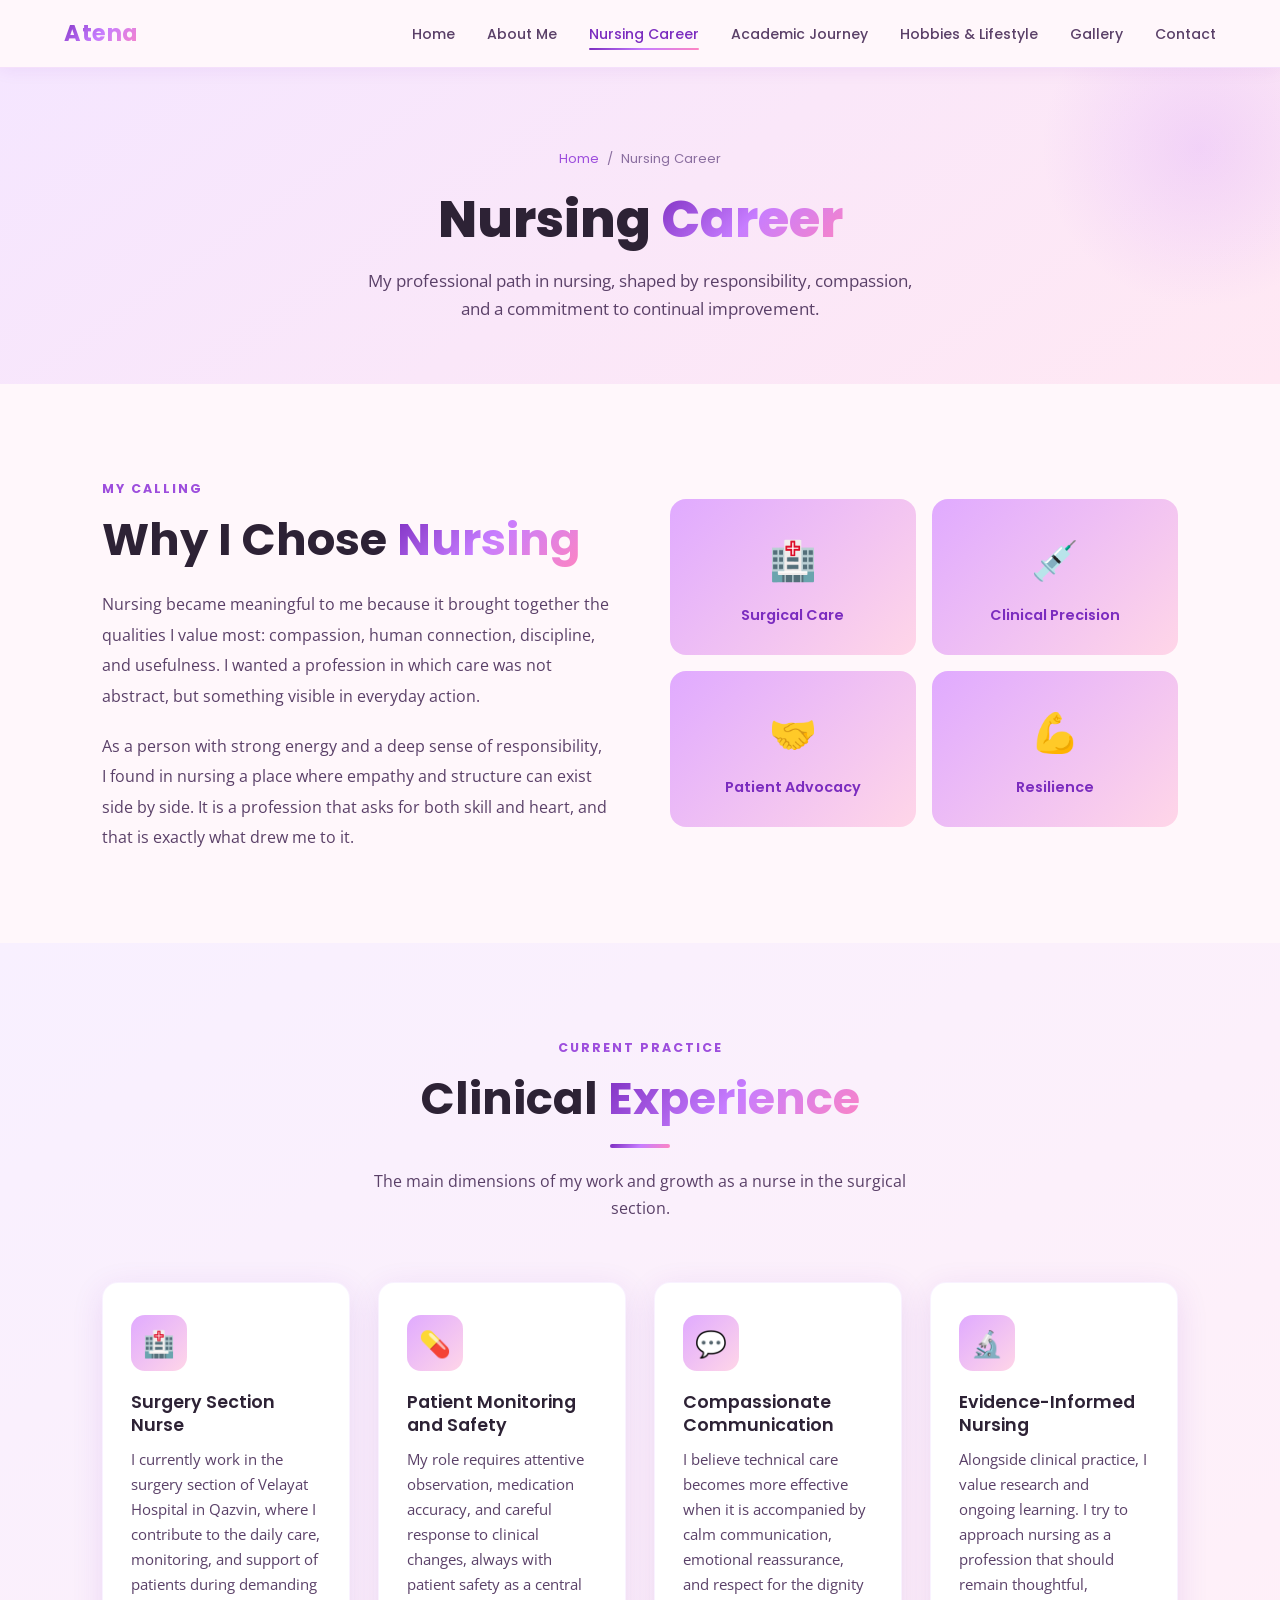
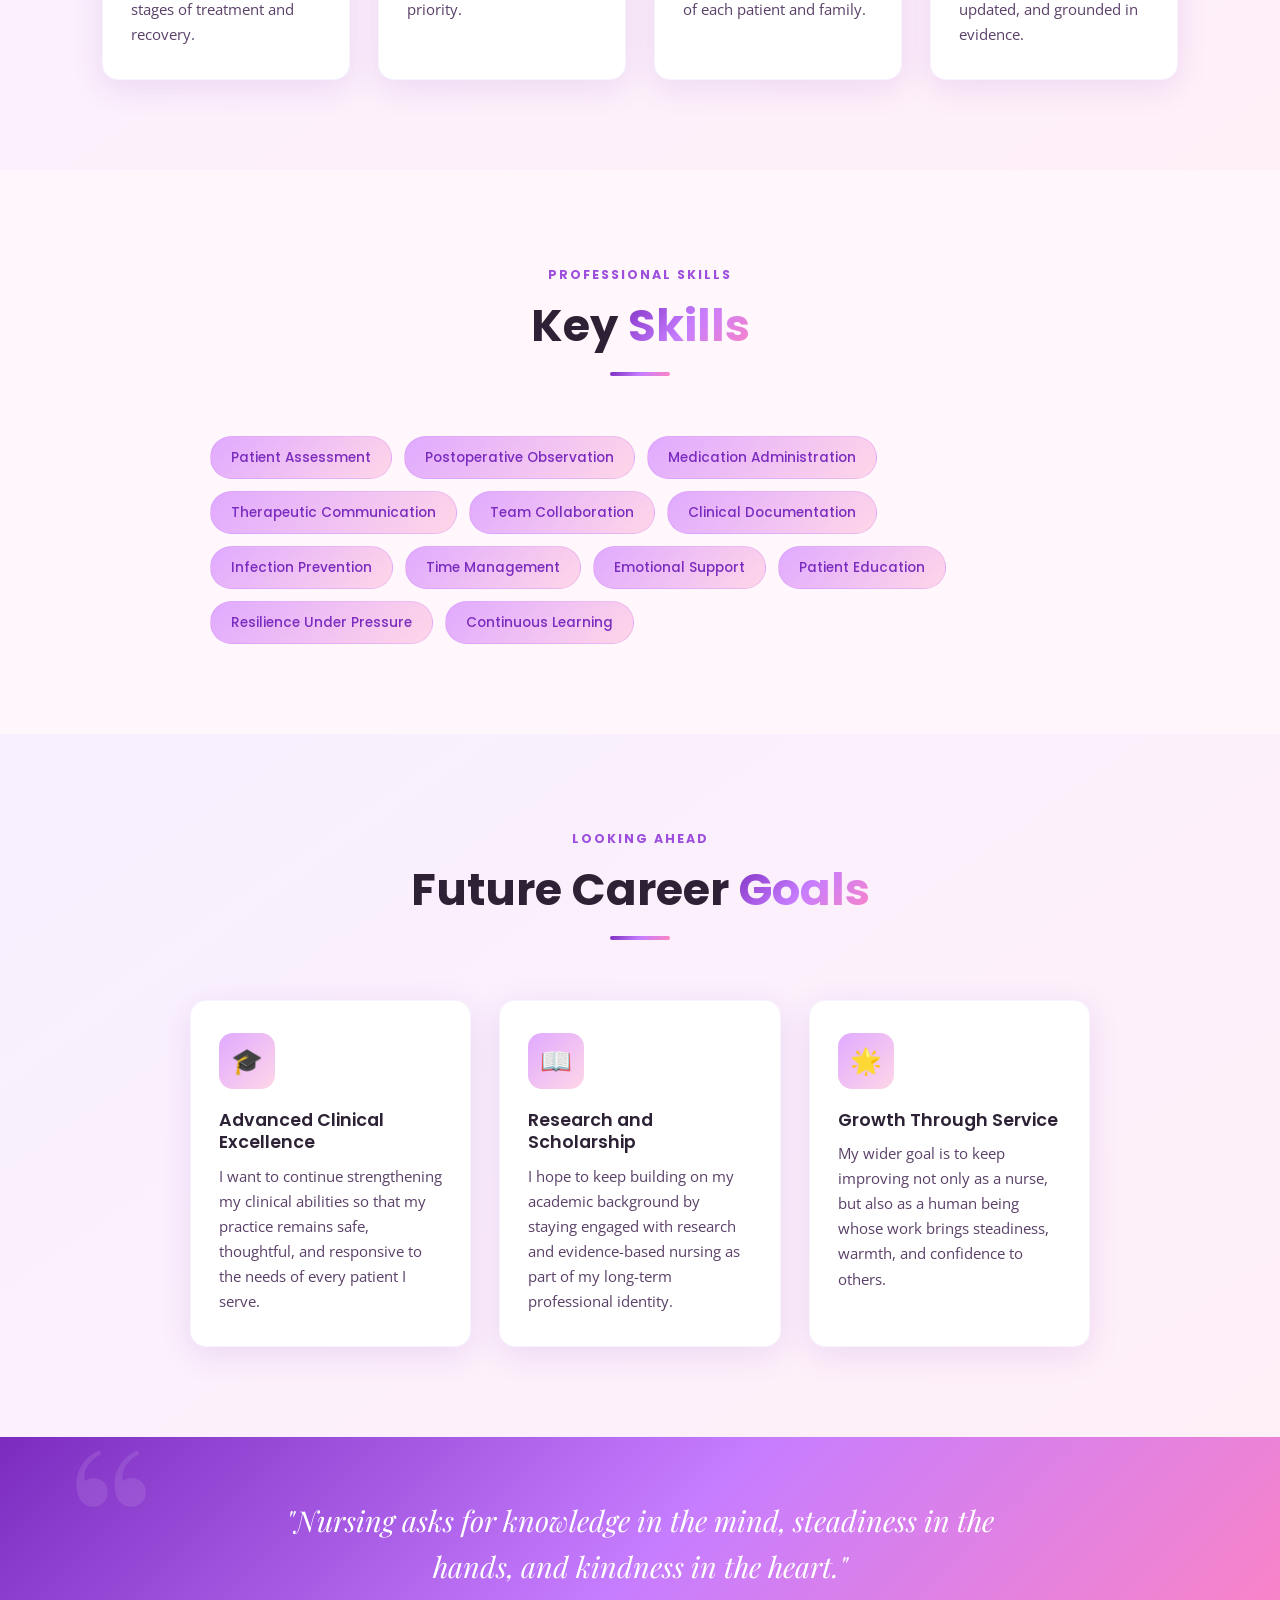
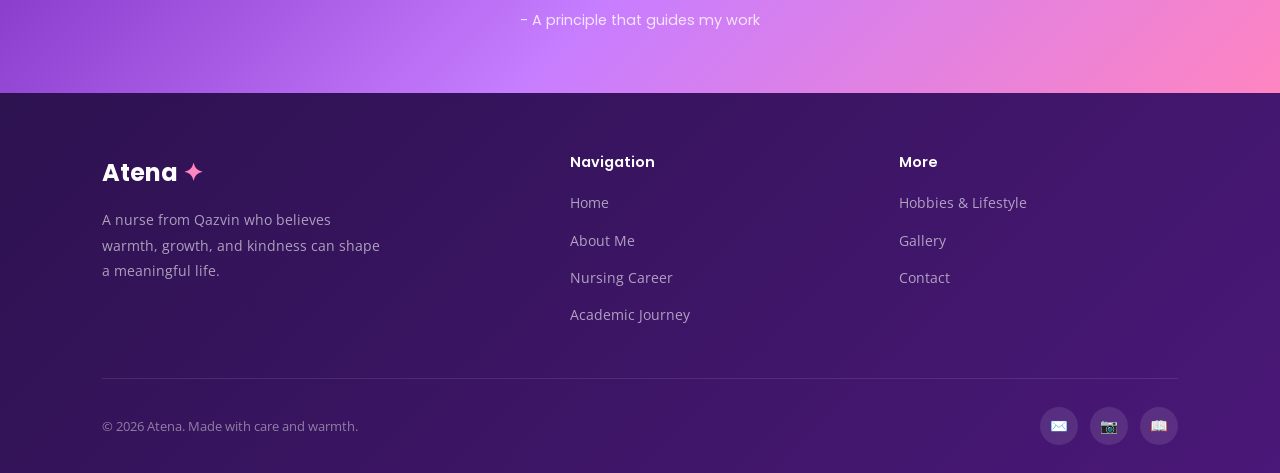
<file: career.html>
<!DOCTYPE html>
<html lang="en">
<head>
  <meta charset="UTF-8" />
  <meta name="viewport" content="width=device-width, initial-scale=1.0" />
  <title>Nursing Career - Atena</title>
  <link rel="stylesheet" href="css/style.css" />
</head>
<body>

<nav>
  <a href="index.html" class="nav-logo">Atena</a>
  <ul class="nav-links">
    <li><a href="index.html">Home</a></li>
    <li><a href="about.html">About Me</a></li>
    <li><a href="career.html" class="active">Nursing Career</a></li>
    <li><a href="academic.html">Academic Journey</a></li>
    <li><a href="lifestyle.html">Hobbies &amp; Lifestyle</a></li>
    <li><a href="gallery.html">Gallery</a></li>
    <li><a href="contact.html">Contact</a></li>
  </ul>
  <div class="nav-toggle"><span></span><span></span><span></span></div>
</nav>

<div class="page-wrapper">

  <div class="page-hero">
    <div class="breadcrumb"><a href="index.html">Home</a> <span>/</span> Nursing Career</div>
    <h1>Nursing <span>Career</span></h1>
    <p>My professional path in nursing, shaped by responsibility, compassion, and a commitment to continual improvement.</p>
  </div>

  <section class="section">
    <div style="display:grid; grid-template-columns:1fr 1fr; gap:60px; align-items:center;">
      <div class="fade-in">
        <div class="section-tag">My Calling</div>
        <h2 class="section-title" style="text-align:left; margin-bottom:20px;">
          Why I Chose <span>Nursing</span>
        </h2>
        <p style="color:var(--text-mid); margin-bottom:20px; line-height:1.9;">
          Nursing became meaningful to me because it brought together the qualities I value most: compassion, human connection, discipline, and usefulness. I wanted a profession in which care was not abstract, but something visible in everyday action.
        </p>
        <p style="color:var(--text-mid); line-height:1.9;">
          As a person with strong energy and a deep sense of responsibility, I found in nursing a place where empathy and structure can exist side by side. It is a profession that asks for both skill and heart, and that is exactly what drew me to it.
        </p>
      </div>
      <div class="fade-in" style="display:grid; grid-template-columns:1fr 1fr; gap:16px;">
        <div style="background:var(--gradient-soft); border-radius:var(--radius); padding:28px 20px; text-align:center;">
          <div style="font-size:2.4rem; margin-bottom:10px;">&#127973;</div>
          <p style="font-family:'Poppins',sans-serif; font-weight:600; font-size:0.9rem; color:var(--purple-dark);">Surgical Care</p>
        </div>
        <div style="background:var(--gradient-soft); border-radius:var(--radius); padding:28px 20px; text-align:center;">
          <div style="font-size:2.4rem; margin-bottom:10px;">&#128137;</div>
          <p style="font-family:'Poppins',sans-serif; font-weight:600; font-size:0.9rem; color:var(--purple-dark);">Clinical Precision</p>
        </div>
        <div style="background:var(--gradient-soft); border-radius:var(--radius); padding:28px 20px; text-align:center;">
          <div style="font-size:2.4rem; margin-bottom:10px;">&#129309;</div>
          <p style="font-family:'Poppins',sans-serif; font-weight:600; font-size:0.9rem; color:var(--purple-dark);">Patient Advocacy</p>
        </div>
        <div style="background:var(--gradient-soft); border-radius:var(--radius); padding:28px 20px; text-align:center;">
          <div style="font-size:2.4rem; margin-bottom:10px;">&#128170;</div>
          <p style="font-family:'Poppins',sans-serif; font-weight:600; font-size:0.9rem; color:var(--purple-dark);">Resilience</p>
        </div>
      </div>
    </div>
  </section>

  <section class="section section-alt">
    <div class="section-header">
      <div class="section-tag">Current Practice</div>
      <h2 class="section-title">Clinical <span>Experience</span></h2>
      <div class="section-divider"></div>
      <p class="section-subtitle">The main dimensions of my work and growth as a nurse in the surgical section.</p>
    </div>

    <div class="cards-grid">
      <div class="card fade-in">
        <div class="card-icon">&#127973;</div>
        <h3>Surgery Section Nurse</h3>
        <p>I currently work in the surgery section of Velayat Hospital in Qazvin, where I contribute to the daily care, monitoring, and support of patients during demanding stages of treatment and recovery.</p>
      </div>
      <div class="card fade-in">
        <div class="card-icon">&#128138;</div>
        <h3>Patient Monitoring and Safety</h3>
        <p>My role requires attentive observation, medication accuracy, and careful response to clinical changes, always with patient safety as a central priority.</p>
      </div>
      <div class="card fade-in">
        <div class="card-icon">&#128172;</div>
        <h3>Compassionate Communication</h3>
        <p>I believe technical care becomes more effective when it is accompanied by calm communication, emotional reassurance, and respect for the dignity of each patient and family.</p>
      </div>
      <div class="card fade-in">
        <div class="card-icon">&#128300;</div>
        <h3>Evidence-Informed Nursing</h3>
        <p>Alongside clinical practice, I value research and ongoing learning. I try to approach nursing as a profession that should remain thoughtful, updated, and grounded in evidence.</p>
      </div>
    </div>
  </section>

  <section class="section">
    <div class="section-header">
      <div class="section-tag">Professional Skills</div>
      <h2 class="section-title">Key <span>Skills</span></h2>
      <div class="section-divider"></div>
    </div>

    <div style="max-width:860px; margin:0 auto;">
      <div class="skills-grid">
        <span class="skill-tag">Patient Assessment</span>
        <span class="skill-tag">Postoperative Observation</span>
        <span class="skill-tag">Medication Administration</span>
        <span class="skill-tag">Therapeutic Communication</span>
        <span class="skill-tag">Team Collaboration</span>
        <span class="skill-tag">Clinical Documentation</span>
        <span class="skill-tag">Infection Prevention</span>
        <span class="skill-tag">Time Management</span>
        <span class="skill-tag">Emotional Support</span>
        <span class="skill-tag">Patient Education</span>
        <span class="skill-tag">Resilience Under Pressure</span>
        <span class="skill-tag">Continuous Learning</span>
      </div>
    </div>
  </section>

  <section class="section section-alt">
    <div class="section-header">
      <div class="section-tag">Looking Ahead</div>
      <h2 class="section-title">Future Career <span>Goals</span></h2>
      <div class="section-divider"></div>
    </div>

    <div class="cards-grid" style="max-width:900px; margin:0 auto;">
      <div class="card fade-in">
        <div class="card-icon">&#127891;</div>
        <h3>Advanced Clinical Excellence</h3>
        <p>I want to continue strengthening my clinical abilities so that my practice remains safe, thoughtful, and responsive to the needs of every patient I serve.</p>
      </div>
      <div class="card fade-in">
        <div class="card-icon">&#128214;</div>
        <h3>Research and Scholarship</h3>
        <p>I hope to keep building on my academic background by staying engaged with research and evidence-based nursing as part of my long-term professional identity.</p>
      </div>
      <div class="card fade-in">
        <div class="card-icon">&#127775;</div>
        <h3>Growth Through Service</h3>
        <p>My wider goal is to keep improving not only as a nurse, but also as a human being whose work brings steadiness, warmth, and confidence to others.</p>
      </div>
    </div>
  </section>

  <div class="quote-block">
    <blockquote>"Nursing asks for knowledge in the mind, steadiness in the hands, and kindness in the heart."</blockquote>
    <cite>- A principle that guides my work</cite>
  </div>

  <footer>
    <div class="footer-inner">
      <div class="footer-brand">
        <div class="footer-logo">Atena <span>&#10022;</span></div>
        <p>A nurse from Qazvin who believes warmth, growth, and kindness can shape a meaningful life.</p>
      </div>
      <div>
        <h4>Navigation</h4>
        <ul class="footer-links">
          <li><a href="index.html">Home</a></li>
          <li><a href="about.html">About Me</a></li>
          <li><a href="career.html">Nursing Career</a></li>
          <li><a href="academic.html">Academic Journey</a></li>
        </ul>
      </div>
      <div>
        <h4>More</h4>
        <ul class="footer-links">
          <li><a href="lifestyle.html">Hobbies &amp; Lifestyle</a></li>
          <li><a href="gallery.html">Gallery</a></li>
          <li><a href="contact.html">Contact</a></li>
        </ul>
      </div>
    </div>
    <div class="footer-bottom">
      <span>&copy; 2026 Atena. Made with care and warmth.</span>
      <div class="social-links">
        <a href="mailto:atena.abforoush1400@gmail.com" class="social-link" title="Email">&#9993;&#65039;</a>
        <a href="https://instagram.com/i.atena.96" target="_blank" rel="noreferrer" class="social-link" title="Instagram">&#128247;</a>
        <a href="https://pubmed.ncbi.nlm.nih.gov/40238044/" target="_blank" rel="noreferrer" class="social-link" title="Publication">&#128214;</a>
      </div>
    </div>
  </footer>

</div>
<script src="js/main.js"></script>
</body>
</html>
</file>
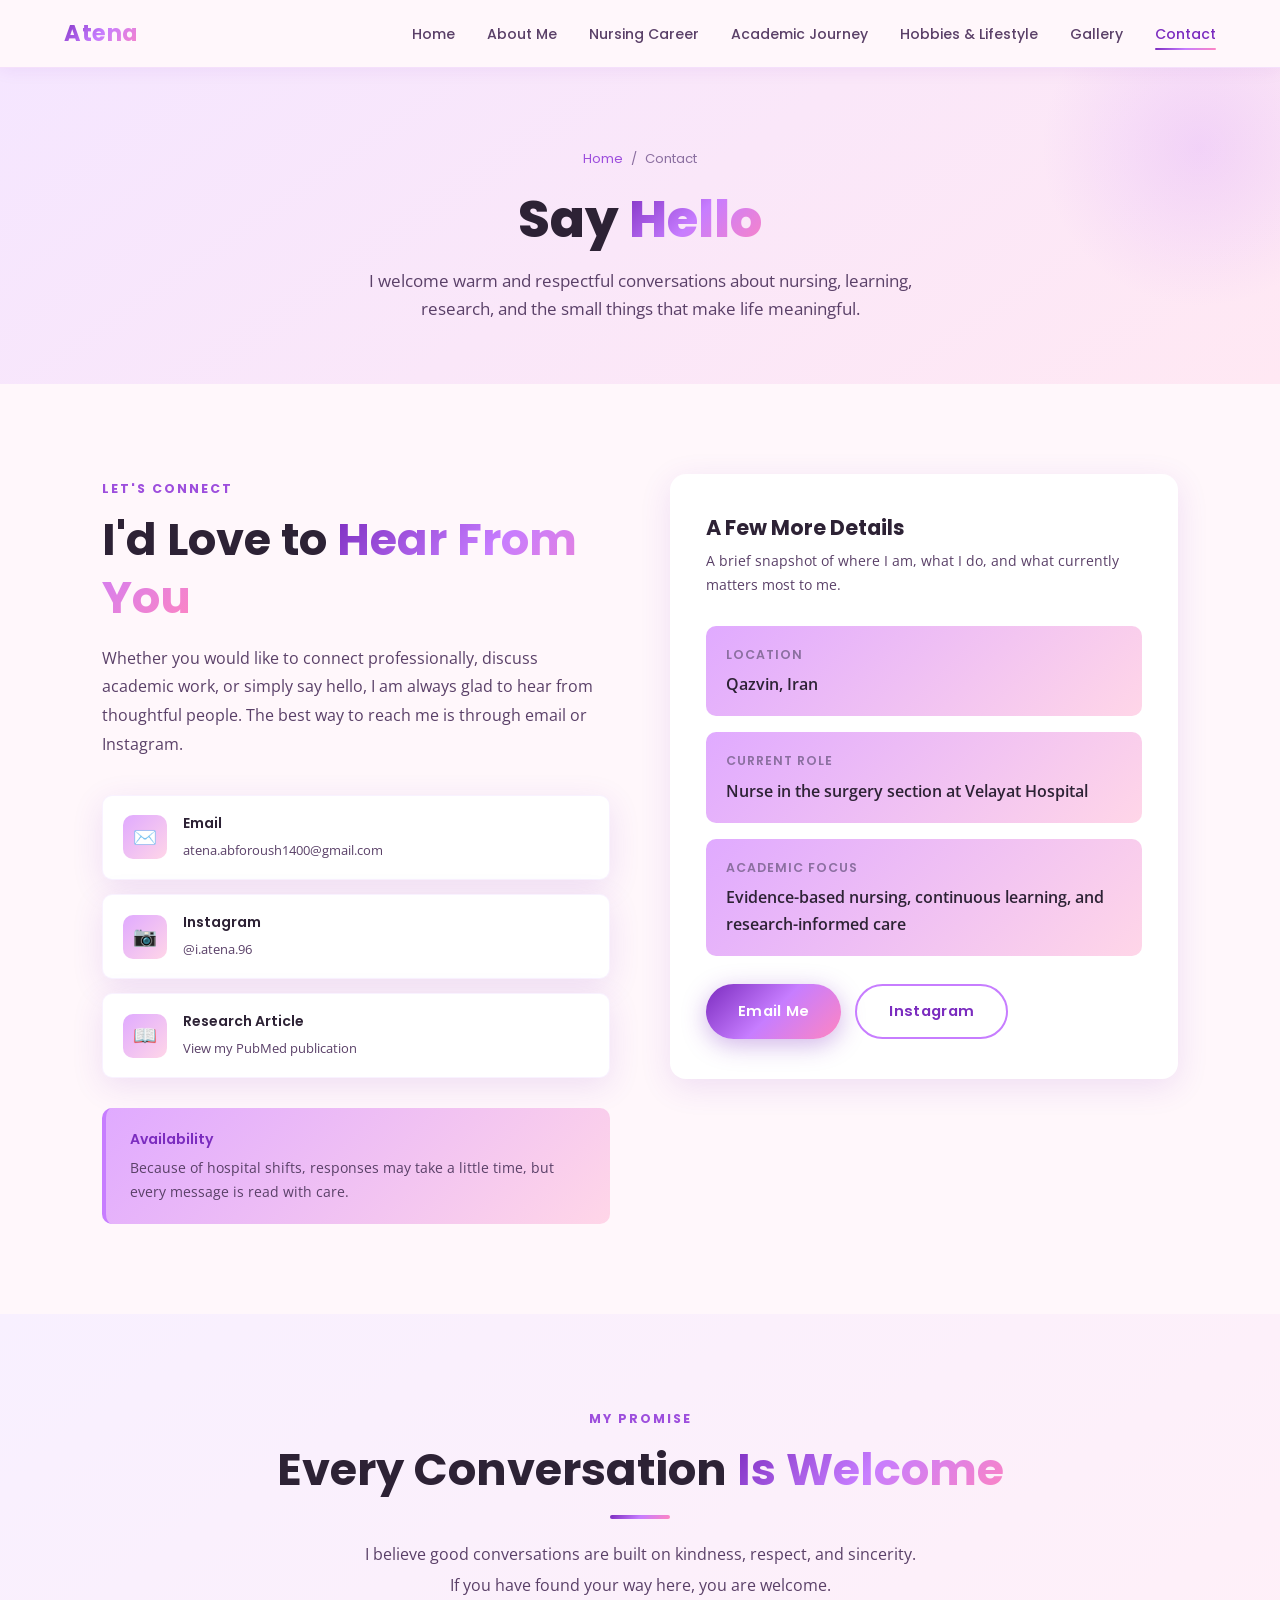
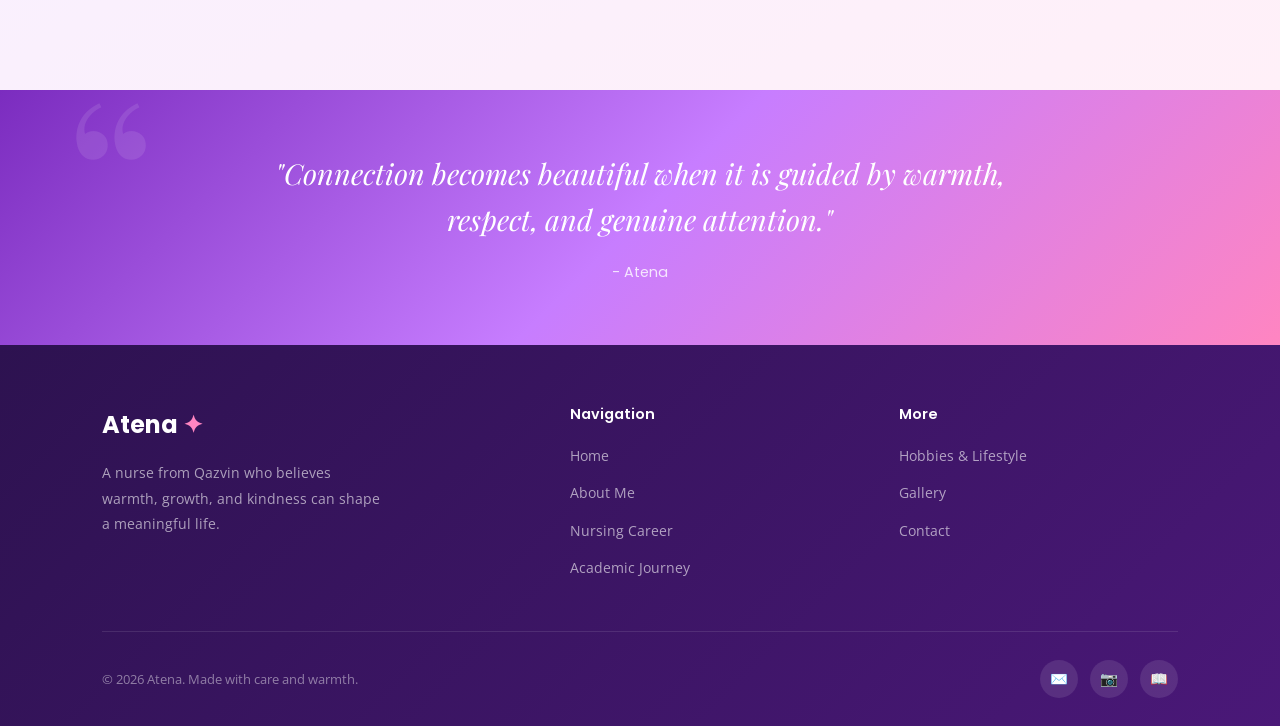
<file: contact.html>
<!DOCTYPE html>
<html lang="en">
<head>
  <meta charset="UTF-8" />
  <meta name="viewport" content="width=device-width, initial-scale=1.0" />
  <title>Contact - Atena</title>
  <link rel="stylesheet" href="css/style.css" />
</head>
<body>

<nav>
  <a href="index.html" class="nav-logo">Atena</a>
  <ul class="nav-links">
    <li><a href="index.html">Home</a></li>
    <li><a href="about.html">About Me</a></li>
    <li><a href="career.html">Nursing Career</a></li>
    <li><a href="academic.html">Academic Journey</a></li>
    <li><a href="lifestyle.html">Hobbies &amp; Lifestyle</a></li>
    <li><a href="gallery.html">Gallery</a></li>
    <li><a href="contact.html" class="active">Contact</a></li>
  </ul>
  <div class="nav-toggle"><span></span><span></span><span></span></div>
</nav>

<div class="page-wrapper">

  <div class="page-hero">
    <div class="breadcrumb"><a href="index.html">Home</a> <span>/</span> Contact</div>
    <h1>Say <span>Hello</span></h1>
    <p>I welcome warm and respectful conversations about nursing, learning, research, and the small things that make life meaningful.</p>
  </div>

  <section class="section">
    <div class="contact-grid">

      <div>
        <div class="section-tag">Let's Connect</div>
        <h2 class="section-title" style="text-align:left; margin-bottom:16px;">
          I'd Love to <span>Hear From You</span>
        </h2>
        <p style="color:var(--text-mid); margin-bottom:36px; line-height:1.8;">
          Whether you would like to connect professionally, discuss academic work, or simply say hello, I am always glad to hear from thoughtful people. The best way to reach me is through email or Instagram.
        </p>

        <a href="mailto:atena.abforoush1400@gmail.com" class="contact-link">
          <div class="contact-link-icon">&#9993;&#65039;</div>
          <div class="contact-link-text">
            <strong>Email</strong>
            <span>atena.abforoush1400@gmail.com</span>
          </div>
        </a>

        <a href="https://instagram.com/i.atena.96" target="_blank" rel="noreferrer" class="contact-link">
          <div class="contact-link-icon">&#128247;</div>
          <div class="contact-link-text">
            <strong>Instagram</strong>
            <span>@i.atena.96</span>
          </div>
        </a>

        <a href="https://pubmed.ncbi.nlm.nih.gov/40238044/" target="_blank" rel="noreferrer" class="contact-link">
          <div class="contact-link-icon">&#128214;</div>
          <div class="contact-link-text">
            <strong>Research Article</strong>
            <span>View my PubMed publication</span>
          </div>
        </a>

        <div style="margin-top:30px; background:var(--gradient-soft); border-radius:var(--radius-sm); padding:20px 24px; border-left:4px solid var(--purple-soft);">
          <p style="font-family:'Poppins',sans-serif; font-size:0.88rem; font-weight:600; color:var(--purple-dark); margin-bottom:4px;">Availability</p>
          <p style="color:var(--text-mid); font-size:0.88rem;">Because of hospital shifts, responses may take a little time, but every message is read with care.</p>
        </div>
      </div>

      <div class="contact-form fade-in">
        <h3 style="font-size:1.3rem; margin-bottom:8px;">A Few More Details</h3>
        <p style="color:var(--text-mid); font-size:0.9rem; margin-bottom:28px;">A brief snapshot of where I am, what I do, and what currently matters most to me.</p>

        <div style="display:grid; gap:16px;">
          <div style="background:var(--gradient-soft); border-radius:var(--radius-sm); padding:18px 20px;">
            <p style="font-family:'Poppins',sans-serif; font-size:0.78rem; font-weight:600; color:var(--text-light); text-transform:uppercase; letter-spacing:1px; margin-bottom:6px;">Location</p>
            <p style="color:var(--text-dark); font-weight:600;">Qazvin, Iran</p>
          </div>
          <div style="background:var(--gradient-soft); border-radius:var(--radius-sm); padding:18px 20px;">
            <p style="font-family:'Poppins',sans-serif; font-size:0.78rem; font-weight:600; color:var(--text-light); text-transform:uppercase; letter-spacing:1px; margin-bottom:6px;">Current Role</p>
            <p style="color:var(--text-dark); font-weight:600;">Nurse in the surgery section at Velayat Hospital</p>
          </div>
          <div style="background:var(--gradient-soft); border-radius:var(--radius-sm); padding:18px 20px;">
            <p style="font-family:'Poppins',sans-serif; font-size:0.78rem; font-weight:600; color:var(--text-light); text-transform:uppercase; letter-spacing:1px; margin-bottom:6px;">Academic Focus</p>
            <p style="color:var(--text-dark); font-weight:600;">Evidence-based nursing, continuous learning, and research-informed care</p>
          </div>
        </div>

        <div style="display:flex; gap:14px; flex-wrap:wrap; margin-top:28px;">
          <a href="mailto:atena.abforoush1400@gmail.com" class="btn btn-primary">Email Me</a>
          <a href="https://instagram.com/i.atena.96" target="_blank" rel="noreferrer" class="btn btn-outline">Instagram</a>
        </div>
      </div>

    </div>
  </section>

  <section class="section section-alt" style="text-align:center;">
    <div class="section-tag">My Promise</div>
    <h2 class="section-title" style="margin-bottom:16px;">Every Conversation <span>Is Welcome</span></h2>
    <div class="section-divider"></div>
    <p style="color:var(--text-mid); max-width:560px; margin:0 auto; font-size:1rem; line-height:1.9;">
      I believe good conversations are built on kindness, respect, and sincerity. If you have found your way here, you are welcome.
    </p>
  </section>

  <div class="quote-block">
    <blockquote>"Connection becomes beautiful when it is guided by warmth, respect, and genuine attention."</blockquote>
    <cite>- Atena</cite>
  </div>

  <footer>
    <div class="footer-inner">
      <div class="footer-brand">
        <div class="footer-logo">Atena <span>&#10022;</span></div>
        <p>A nurse from Qazvin who believes warmth, growth, and kindness can shape a meaningful life.</p>
      </div>
      <div>
        <h4>Navigation</h4>
        <ul class="footer-links">
          <li><a href="index.html">Home</a></li>
          <li><a href="about.html">About Me</a></li>
          <li><a href="career.html">Nursing Career</a></li>
          <li><a href="academic.html">Academic Journey</a></li>
        </ul>
      </div>
      <div>
        <h4>More</h4>
        <ul class="footer-links">
          <li><a href="lifestyle.html">Hobbies &amp; Lifestyle</a></li>
          <li><a href="gallery.html">Gallery</a></li>
          <li><a href="contact.html">Contact</a></li>
        </ul>
      </div>
    </div>
    <div class="footer-bottom">
      <span>&copy; 2026 Atena. Made with care and warmth.</span>
      <div class="social-links">
        <a href="mailto:atena.abforoush1400@gmail.com" class="social-link" title="Email">&#9993;&#65039;</a>
        <a href="https://instagram.com/i.atena.96" target="_blank" rel="noreferrer" class="social-link" title="Instagram">&#128247;</a>
        <a href="https://pubmed.ncbi.nlm.nih.gov/40238044/" target="_blank" rel="noreferrer" class="social-link" title="Publication">&#128214;</a>
      </div>
    </div>
  </footer>

</div>
<script src="js/main.js"></script>
</body>
</html>
</file>
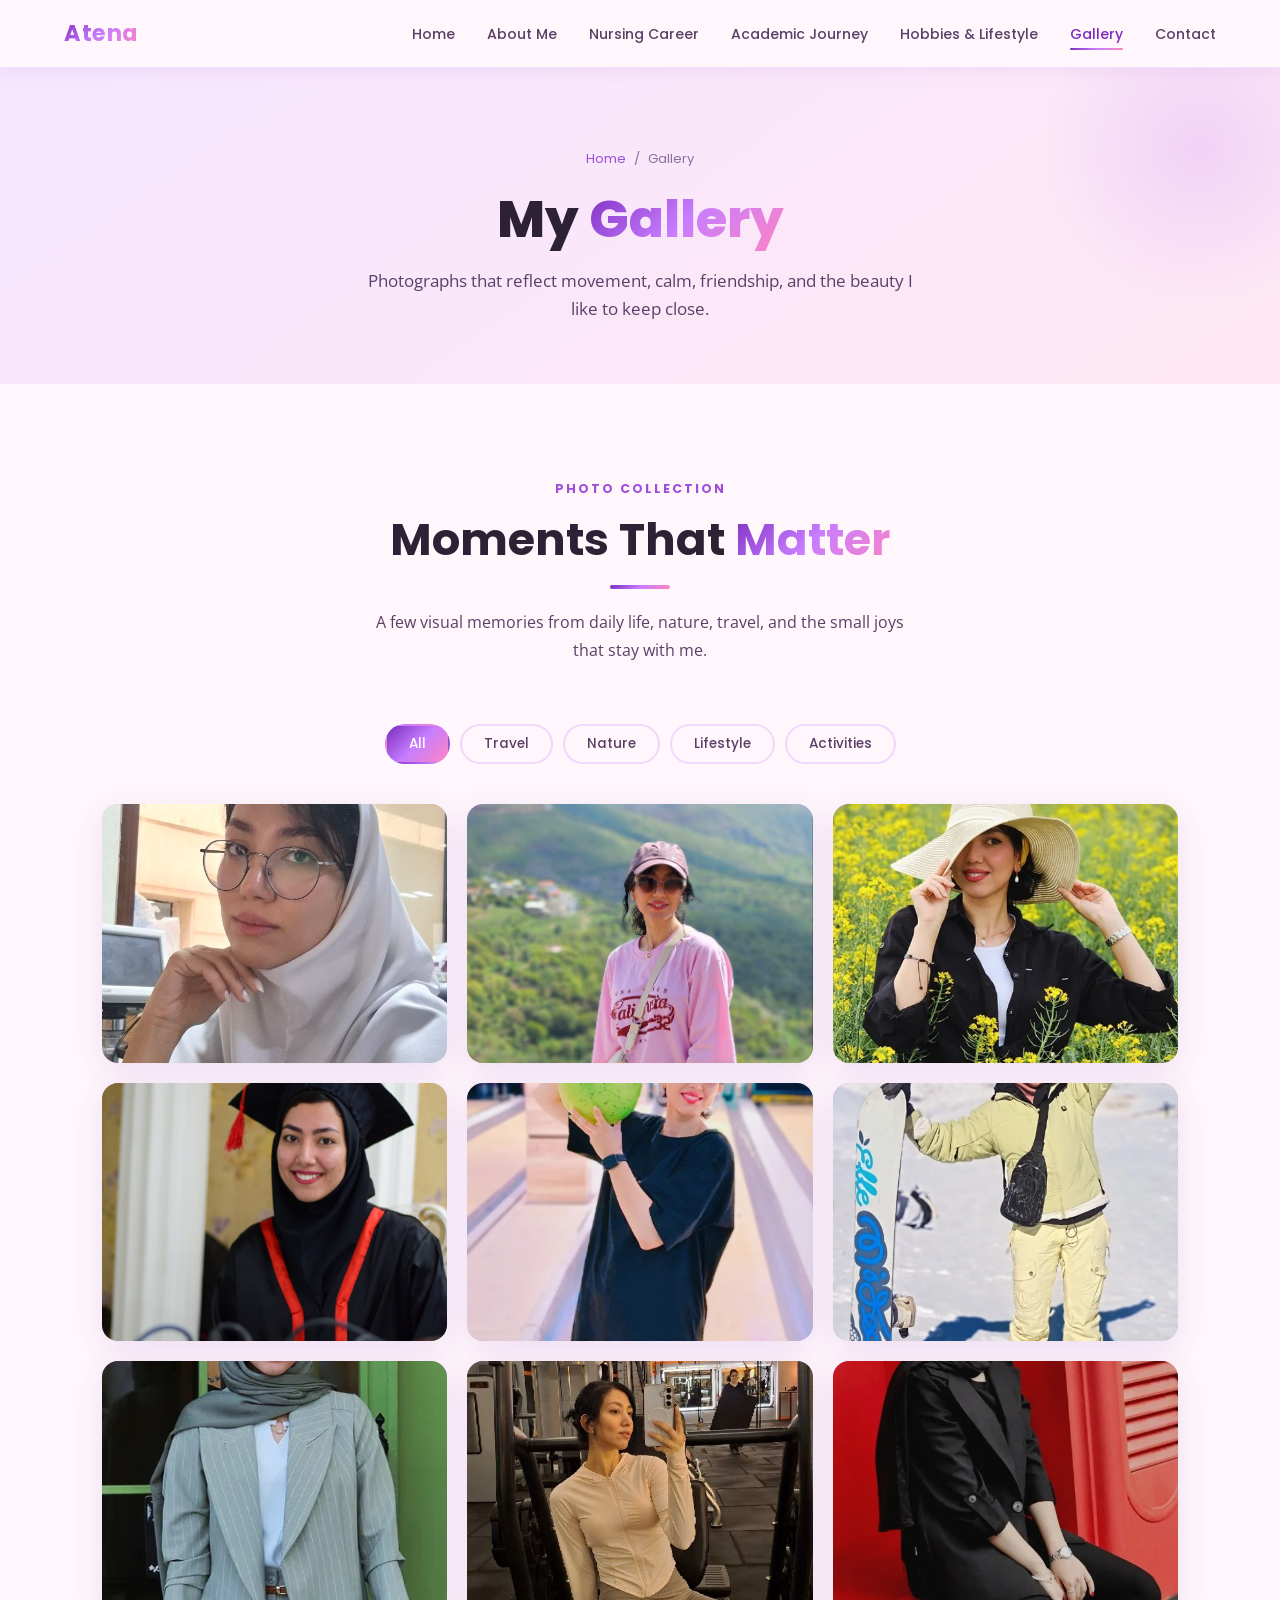
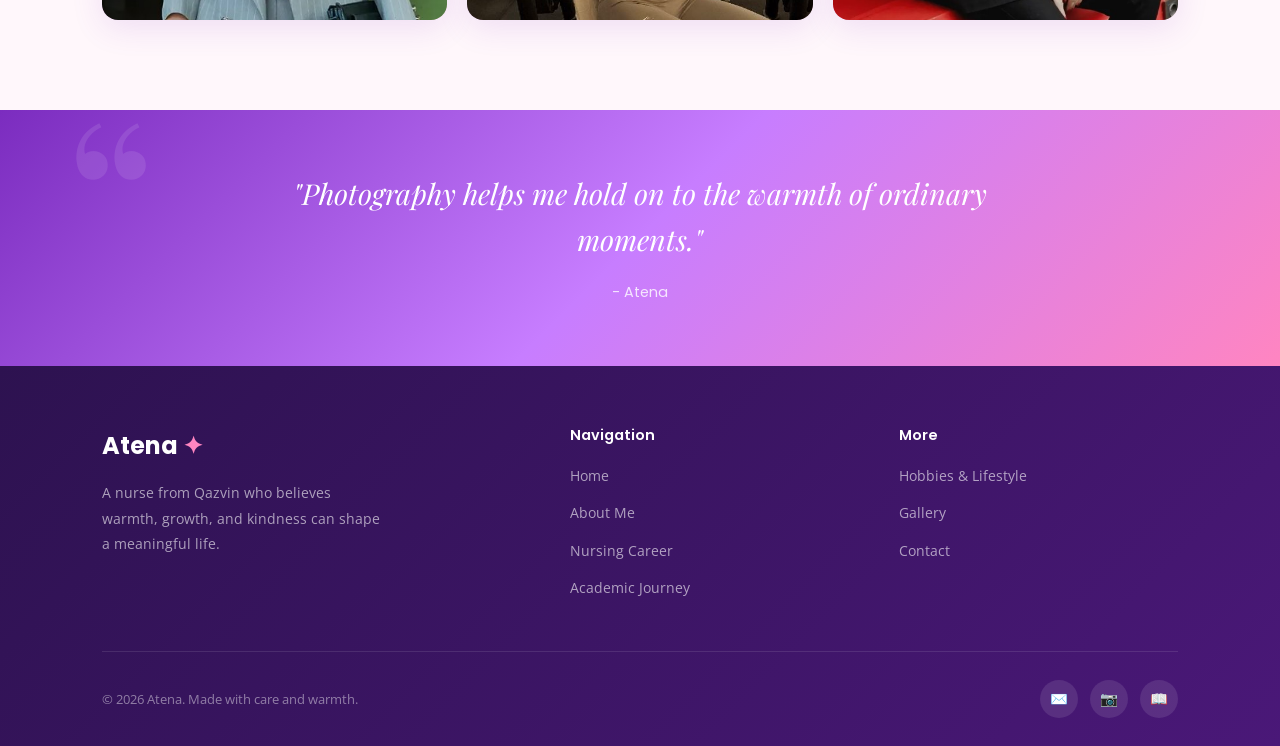
<file: gallery.html>
<!DOCTYPE html>
<html lang="en">
<head>
  <meta charset="UTF-8" />
  <meta name="viewport" content="width=device-width, initial-scale=1.0" />
  <title>Gallery - Atena</title>
  <link rel="stylesheet" href="css/style.css" />
  <style>
    .filter-bar {
      display: flex;
      flex-wrap: wrap;
      gap: 10px;
      justify-content: center;
      margin-bottom: 40px;
    }
    .filter-btn {
      font-family: 'Poppins', sans-serif;
      font-size: 0.85rem;
      font-weight: 500;
      padding: 8px 22px;
      border-radius: 30px;
      border: 2px solid rgba(199, 125, 255, 0.25);
      background: transparent;
      color: var(--text-mid);
      cursor: pointer;
      transition: var(--transition);
    }
    .filter-btn:hover,
    .filter-btn.active {
      background: var(--gradient);
      color: #fff;
      border-color: transparent;
    }
    .gallery-item.hidden { display: none; }
  </style>
</head>
<body>

<nav>
  <a href="index.html" class="nav-logo">Atena</a>
  <ul class="nav-links">
    <li><a href="index.html">Home</a></li>
    <li><a href="about.html">About Me</a></li>
    <li><a href="career.html">Nursing Career</a></li>
    <li><a href="academic.html">Academic Journey</a></li>
    <li><a href="lifestyle.html">Hobbies &amp; Lifestyle</a></li>
    <li><a href="gallery.html" class="active">Gallery</a></li>
    <li><a href="contact.html">Contact</a></li>
  </ul>
  <div class="nav-toggle"><span></span><span></span><span></span></div>
</nav>

<div class="page-wrapper">

  <div class="page-hero">
    <div class="breadcrumb"><a href="index.html">Home</a> <span>/</span> Gallery</div>
    <h1>My <span>Gallery</span></h1>
    <p>Photographs that reflect movement, calm, friendship, and the beauty I like to keep close.</p>
  </div>

  <section class="section">
    <div class="section-header">
      <div class="section-tag">Photo Collection</div>
      <h2 class="section-title">Moments That <span>Matter</span></h2>
      <div class="section-divider"></div>
      <p class="section-subtitle">A few visual memories from daily life, nature, travel, and the small joys that stay with me.</p>
    </div>

    <div class="filter-bar">
      <button class="filter-btn active" onclick="filterGallery('all', this)">All</button>
      <button class="filter-btn" onclick="filterGallery('travel', this)">Travel</button>
      <button class="filter-btn" onclick="filterGallery('nature', this)">Nature</button>
      <button class="filter-btn" onclick="filterGallery('lifestyle', this)">Lifestyle</button>
      <button class="filter-btn" onclick="filterGallery('activities', this)">Activities</button>
    </div>

    <div class="gallery-grid" id="galleryGrid">
      <div class="gallery-item fade-in" data-category="lifestyle">
        <img src="images/gallery1.jpg" alt="Coffee and quiet beginnings" />
        <div class="gallery-overlay"><p>Coffee and quiet beginnings</p></div>
      </div>

      <div class="gallery-item fade-in" data-category="travel">
        <img src="images/gallery2.jpg" alt="Roads that stay in the heart" />
        <div class="gallery-overlay"><p>Roads that stay in the heart</p></div>
      </div>

      <div class="gallery-item fade-in" data-category="nature">
        <img src="images/gallery3.jpg" alt="Nature, light, and calm" />
        <div class="gallery-overlay"><p>Nature, light, and calm</p></div>
      </div>

      <div class="gallery-item fade-in" data-category="activities">
        <img src="images/gallery4.jpg" alt="Strength, movement, and balance" />
        <div class="gallery-overlay"><p>Strength, movement, and balance</p></div>
      </div>

      <div class="gallery-item fade-in" data-category="travel">
        <img src="images/gallery5.jpg" alt="Small adventures, lasting memories" />
        <div class="gallery-overlay"><p>Small adventures, lasting memories</p></div>
      </div>

      <div class="gallery-item fade-in" data-category="lifestyle">
        <img src="images/gallery6.jpg" alt="Simple joys in everyday life" />
        <div class="gallery-overlay"><p>Simple joys in everyday life</p></div>
      </div>

      <div class="gallery-item fade-in" data-category="nature">
        <img src="images/gallery7.jpg" alt="Golden hour and calm thoughts" />
        <div class="gallery-overlay"><p>Golden hour and calm thoughts</p></div>
      </div>

      <div class="gallery-item fade-in" data-category="activities">
        <img src="images/gallery8.jpg" alt="An active moment of reset" />
        <div class="gallery-overlay"><p>An active moment of reset</p></div>
      </div>

      <div class="gallery-item fade-in" data-category="lifestyle">
        <img src="images/gallery9.jpg" alt="A favourite corner to remember" />
        <div class="gallery-overlay"><p>A favourite corner to remember</p></div>
      </div>
    </div>
  </section>

  <div class="quote-block">
    <blockquote>"Photography helps me hold on to the warmth of ordinary moments."</blockquote>
    <cite>- Atena</cite>
  </div>

  <footer>
    <div class="footer-inner">
      <div class="footer-brand">
        <div class="footer-logo">Atena <span>&#10022;</span></div>
        <p>A nurse from Qazvin who believes warmth, growth, and kindness can shape a meaningful life.</p>
      </div>
      <div>
        <h4>Navigation</h4>
        <ul class="footer-links">
          <li><a href="index.html">Home</a></li>
          <li><a href="about.html">About Me</a></li>
          <li><a href="career.html">Nursing Career</a></li>
          <li><a href="academic.html">Academic Journey</a></li>
        </ul>
      </div>
      <div>
        <h4>More</h4>
        <ul class="footer-links">
          <li><a href="lifestyle.html">Hobbies &amp; Lifestyle</a></li>
          <li><a href="gallery.html">Gallery</a></li>
          <li><a href="contact.html">Contact</a></li>
        </ul>
      </div>
    </div>
    <div class="footer-bottom">
      <span>&copy; 2026 Atena. Made with care and warmth.</span>
      <div class="social-links">
        <a href="mailto:atena.abforoush1400@gmail.com" class="social-link" title="Email">&#9993;&#65039;</a>
        <a href="https://instagram.com/i.atena.96" target="_blank" rel="noreferrer" class="social-link" title="Instagram">&#128247;</a>
        <a href="https://pubmed.ncbi.nlm.nih.gov/40238044/" target="_blank" rel="noreferrer" class="social-link" title="Publication">&#128214;</a>
      </div>
    </div>
  </footer>

</div>

<script src="js/main.js"></script>
<script>
  function filterGallery(category, btn) {
    document.querySelectorAll('.filter-btn').forEach(b => b.classList.remove('active'));
    btn.classList.add('active');

    document.querySelectorAll('.gallery-item').forEach(item => {
      if (category === 'all' || item.dataset.category === category) {
        item.classList.remove('hidden');
      } else {
        item.classList.add('hidden');
      }
    });
  }
</script>
</body>
</html>
</file>
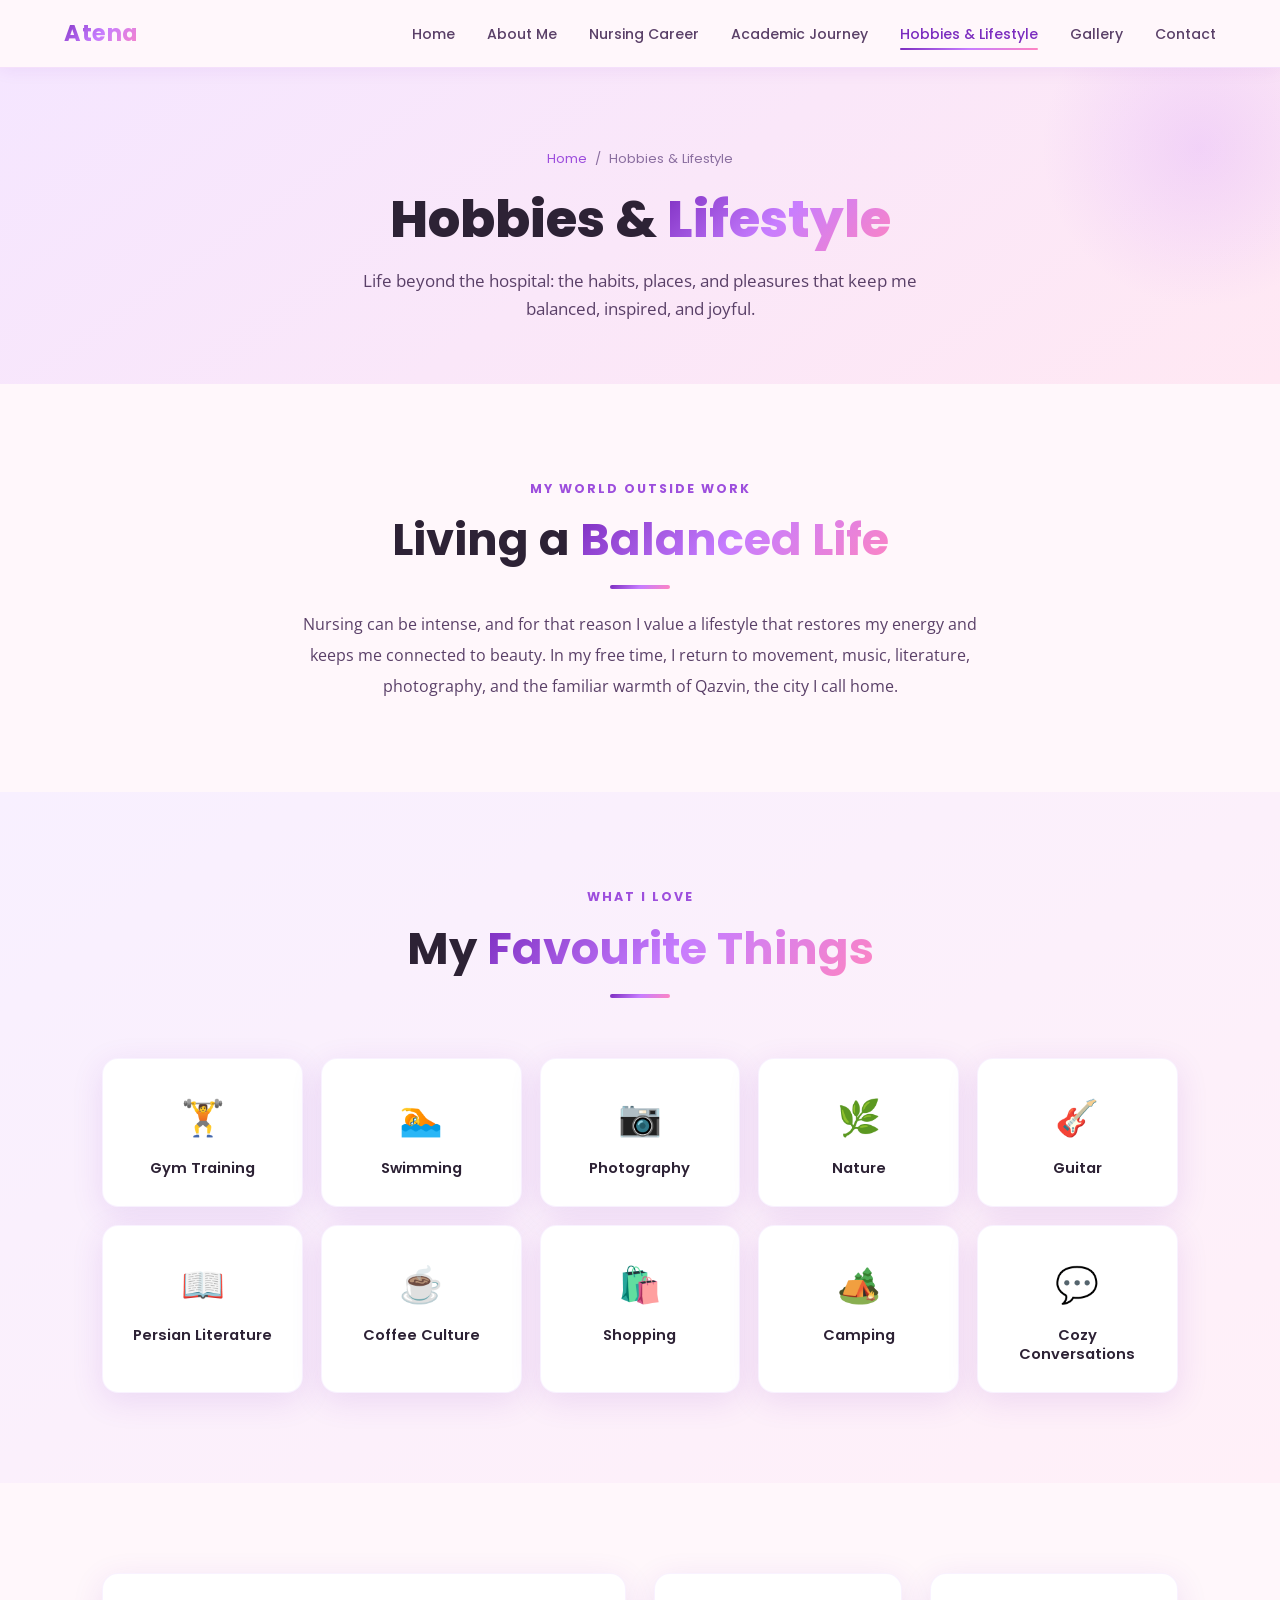
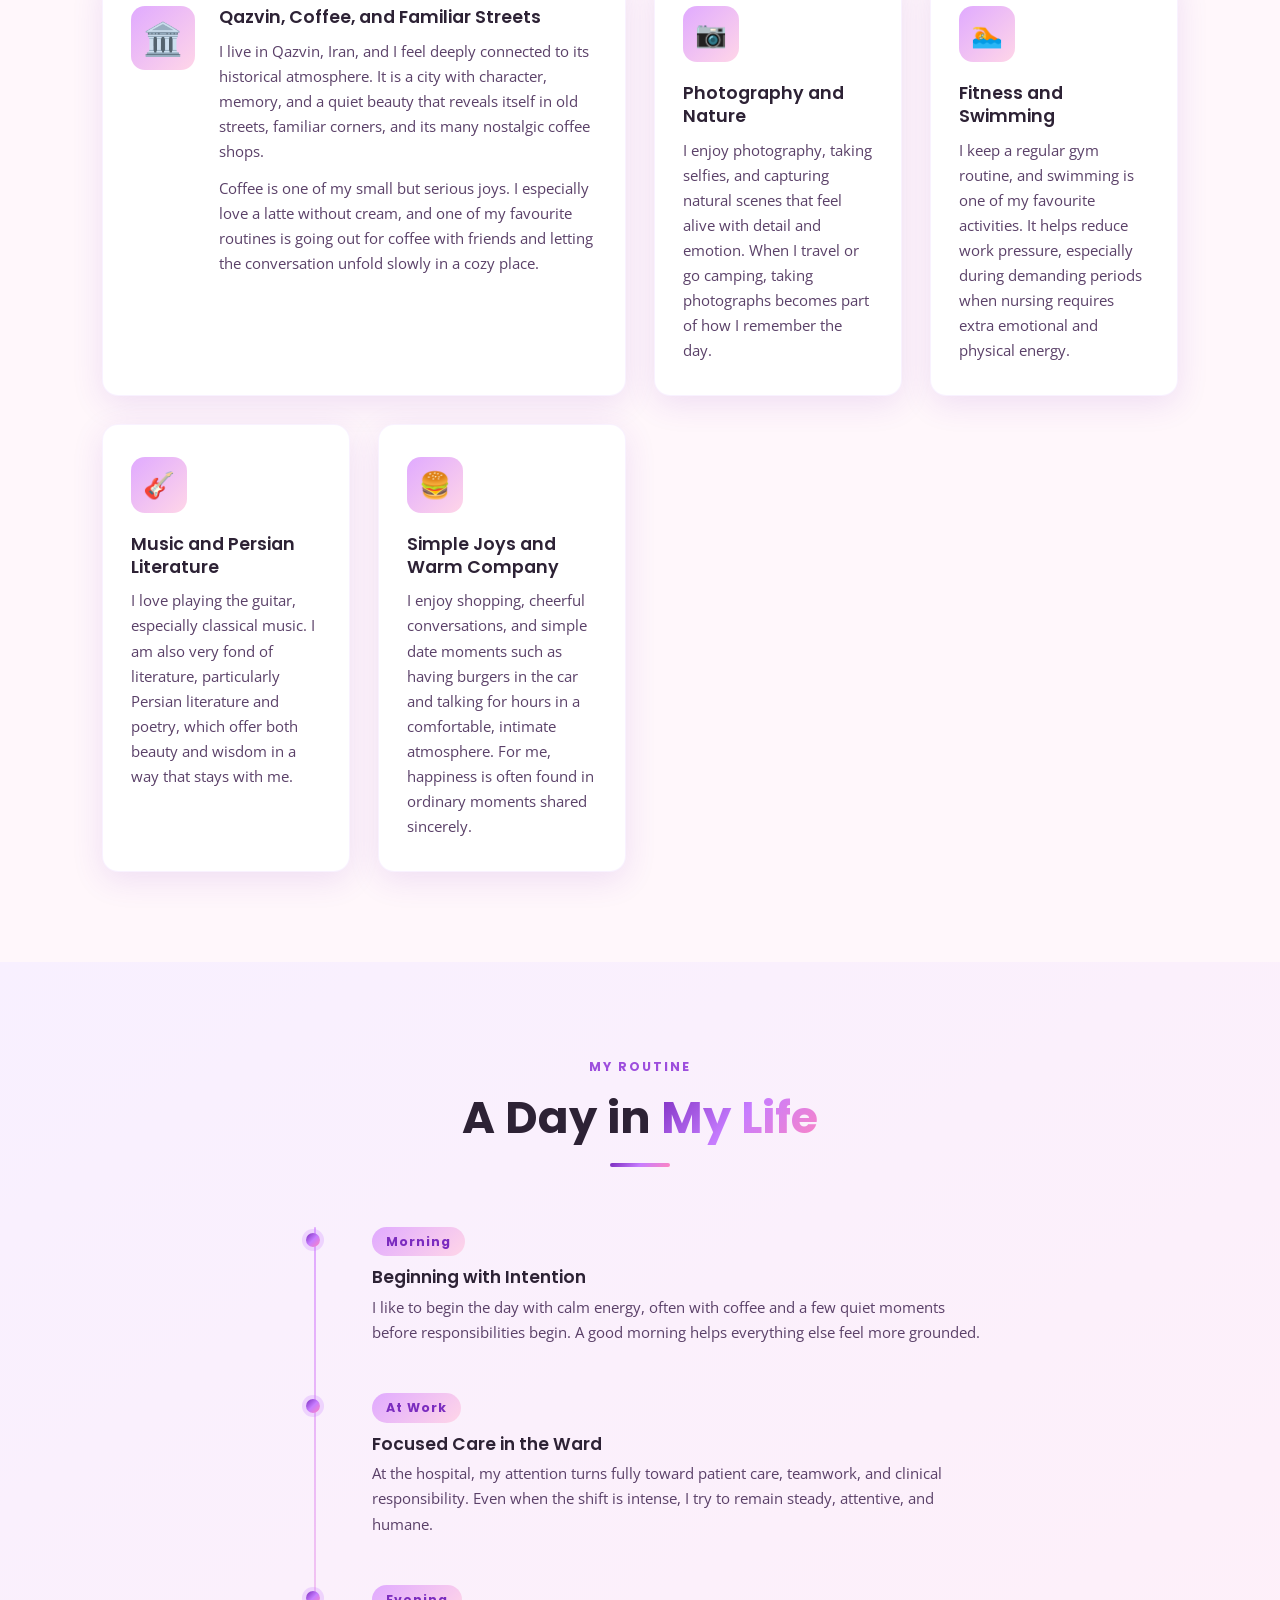
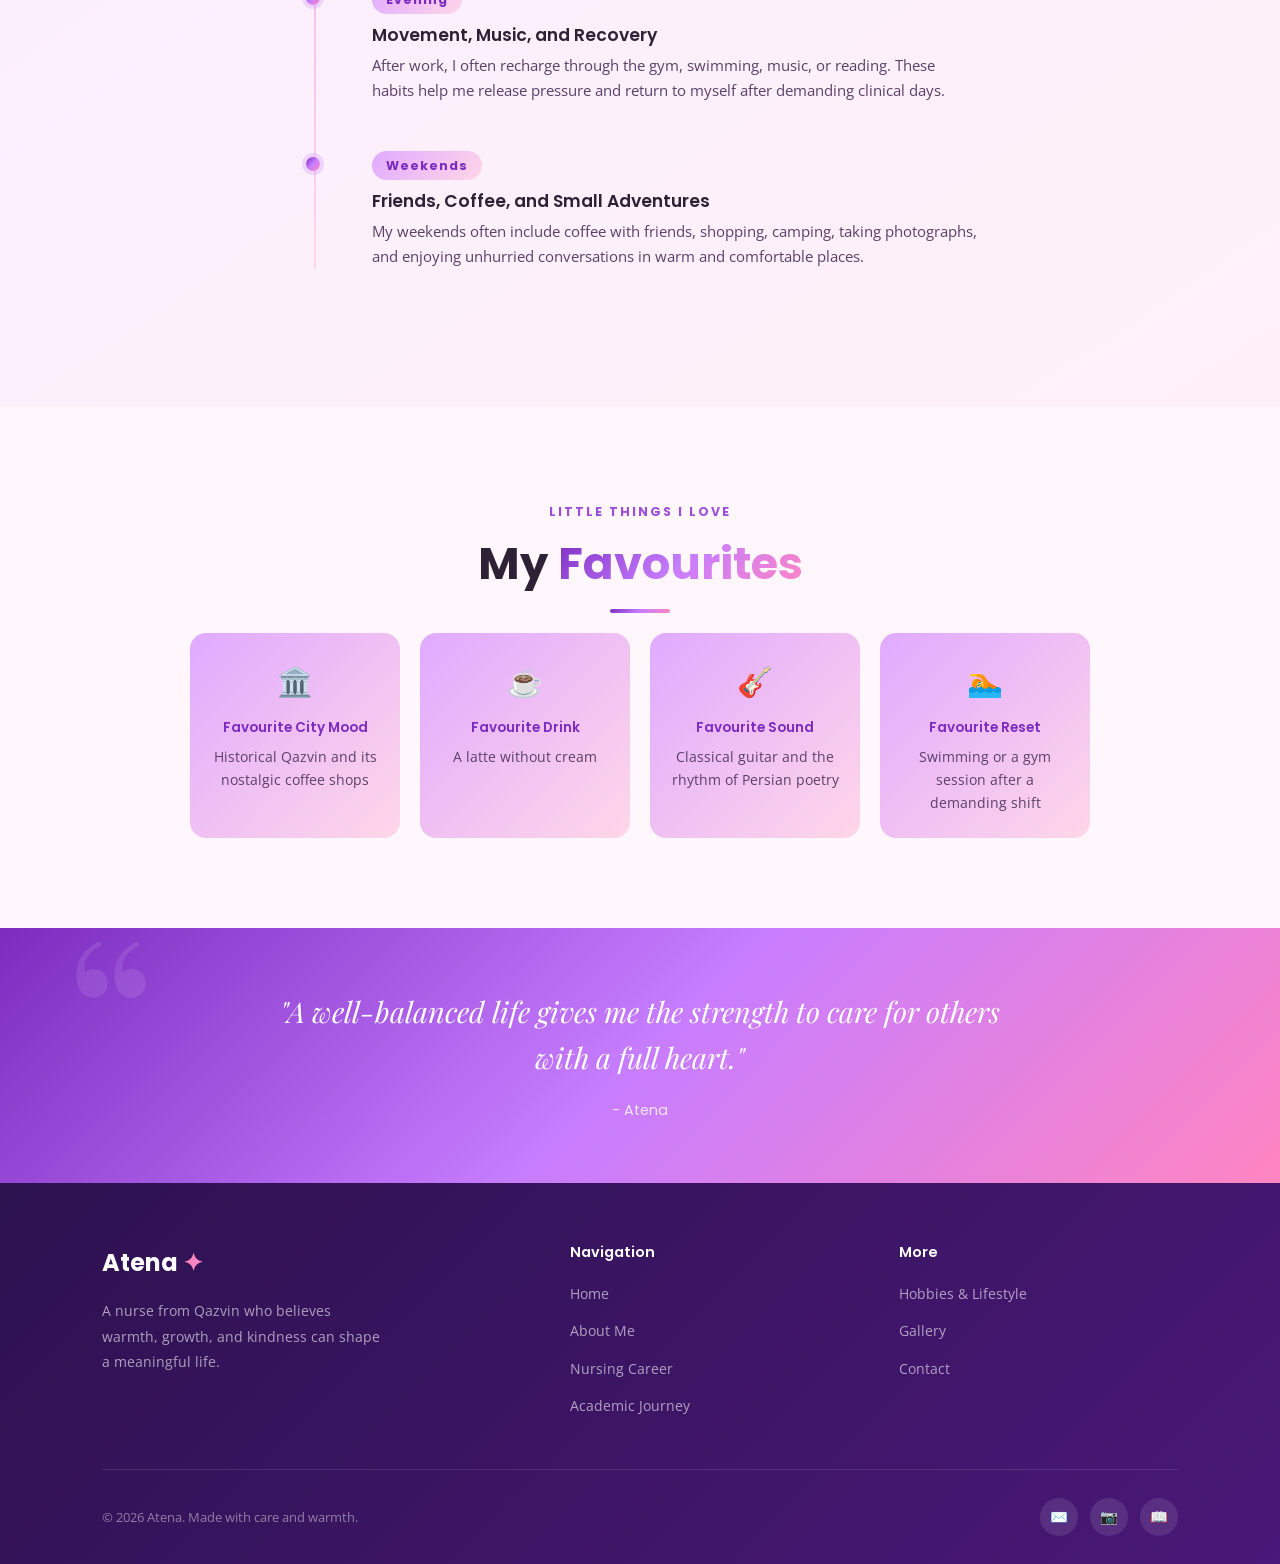
<file: lifestyle.html>
<!DOCTYPE html>
<html lang="en">
<head>
  <meta charset="UTF-8" />
  <meta name="viewport" content="width=device-width, initial-scale=1.0" />
  <title>Hobbies &amp; Lifestyle - Atena</title>
  <link rel="stylesheet" href="css/style.css" />
</head>
<body>

<nav>
  <a href="index.html" class="nav-logo">Atena</a>
  <ul class="nav-links">
    <li><a href="index.html">Home</a></li>
    <li><a href="about.html">About Me</a></li>
    <li><a href="career.html">Nursing Career</a></li>
    <li><a href="academic.html">Academic Journey</a></li>
    <li><a href="lifestyle.html" class="active">Hobbies &amp; Lifestyle</a></li>
    <li><a href="gallery.html">Gallery</a></li>
    <li><a href="contact.html">Contact</a></li>
  </ul>
  <div class="nav-toggle"><span></span><span></span><span></span></div>
</nav>

<div class="page-wrapper">

  <div class="page-hero">
    <div class="breadcrumb"><a href="index.html">Home</a> <span>/</span> Hobbies &amp; Lifestyle</div>
    <h1>Hobbies &amp; <span>Lifestyle</span></h1>
    <p>Life beyond the hospital: the habits, places, and pleasures that keep me balanced, inspired, and joyful.</p>
  </div>

  <section class="section">
    <div style="max-width:720px; margin:0 auto; text-align:center;">
      <div class="section-tag">My World Outside Work</div>
      <h2 class="section-title">Living a <span>Balanced Life</span></h2>
      <div class="section-divider"></div>
      <p style="color:var(--text-mid); font-size:1.02rem; line-height:1.9;">
        Nursing can be intense, and for that reason I value a lifestyle that restores my energy and keeps me connected to beauty. In my free time, I return to movement, music, literature, photography, and the familiar warmth of Qazvin, the city I call home.
      </p>
    </div>
  </section>

  <section class="section section-alt">
    <div class="section-header">
      <div class="section-tag">What I Love</div>
      <h2 class="section-title">My <span>Favourite Things</span></h2>
      <div class="section-divider"></div>
    </div>

    <div class="hobby-cards">
      <div class="hobby-card fade-in">
        <span class="emoji">&#127947;&#65039;</span>
        <h4>Gym Training</h4>
      </div>
      <div class="hobby-card fade-in">
        <span class="emoji">&#127946;</span>
        <h4>Swimming</h4>
      </div>
      <div class="hobby-card fade-in">
        <span class="emoji">&#128247;</span>
        <h4>Photography</h4>
      </div>
      <div class="hobby-card fade-in">
        <span class="emoji">&#127807;</span>
        <h4>Nature</h4>
      </div>
      <div class="hobby-card fade-in">
        <span class="emoji">&#127928;</span>
        <h4>Guitar</h4>
      </div>
      <div class="hobby-card fade-in">
        <span class="emoji">&#128214;</span>
        <h4>Persian Literature</h4>
      </div>
      <div class="hobby-card fade-in">
        <span class="emoji">&#9749;</span>
        <h4>Coffee Culture</h4>
      </div>
      <div class="hobby-card fade-in">
        <span class="emoji">&#128717;&#65039;</span>
        <h4>Shopping</h4>
      </div>
      <div class="hobby-card fade-in">
        <span class="emoji">&#127957;&#65039;</span>
        <h4>Camping</h4>
      </div>
      <div class="hobby-card fade-in">
        <span class="emoji">&#128172;</span>
        <h4>Cozy Conversations</h4>
      </div>
    </div>
  </section>

  <section class="section">
    <div class="cards-grid">

      <div class="card fade-in" style="grid-column: span 2;">
        <div style="display:grid; grid-template-columns:auto 1fr; gap:24px; align-items:start;">
          <div class="card-icon" style="width:64px; height:64px; font-size:2rem;">&#127963;&#65039;</div>
          <div>
            <h3>Qazvin, Coffee, and Familiar Streets</h3>
            <p>I live in Qazvin, Iran, and I feel deeply connected to its historical atmosphere. It is a city with character, memory, and a quiet beauty that reveals itself in old streets, familiar corners, and its many nostalgic coffee shops.</p>
            <p style="margin-top:12px; color:var(--text-mid);">Coffee is one of my small but serious joys. I especially love a latte without cream, and one of my favourite routines is going out for coffee with friends and letting the conversation unfold slowly in a cozy place.</p>
          </div>
        </div>
      </div>

      <div class="card fade-in">
        <div class="card-icon">&#128247;</div>
        <h3>Photography and Nature</h3>
        <p>I enjoy photography, taking selfies, and capturing natural scenes that feel alive with detail and emotion. When I travel or go camping, taking photographs becomes part of how I remember the day.</p>
      </div>

      <div class="card fade-in">
        <div class="card-icon">&#127946;</div>
        <h3>Fitness and Swimming</h3>
        <p>I keep a regular gym routine, and swimming is one of my favourite activities. It helps reduce work pressure, especially during demanding periods when nursing requires extra emotional and physical energy.</p>
      </div>

      <div class="card fade-in">
        <div class="card-icon">&#127928;</div>
        <h3>Music and Persian Literature</h3>
        <p>I love playing the guitar, especially classical music. I am also very fond of literature, particularly Persian literature and poetry, which offer both beauty and wisdom in a way that stays with me.</p>
      </div>

      <div class="card fade-in">
        <div class="card-icon">&#127828;</div>
        <h3>Simple Joys and Warm Company</h3>
        <p>I enjoy shopping, cheerful conversations, and simple date moments such as having burgers in the car and talking for hours in a comfortable, intimate atmosphere. For me, happiness is often found in ordinary moments shared sincerely.</p>
      </div>

    </div>
  </section>

  <section class="section section-alt">
    <div class="section-header">
      <div class="section-tag">My Routine</div>
      <h2 class="section-title">A Day in <span>My Life</span></h2>
      <div class="section-divider"></div>
    </div>

    <div style="max-width:680px; margin:0 auto;">
      <div class="timeline">
        <div class="timeline-item fade-in">
          <div class="timeline-year">Morning</div>
          <h3>Beginning with Intention</h3>
          <p>I like to begin the day with calm energy, often with coffee and a few quiet moments before responsibilities begin. A good morning helps everything else feel more grounded.</p>
        </div>
        <div class="timeline-item fade-in">
          <div class="timeline-year">At Work</div>
          <h3>Focused Care in the Ward</h3>
          <p>At the hospital, my attention turns fully toward patient care, teamwork, and clinical responsibility. Even when the shift is intense, I try to remain steady, attentive, and humane.</p>
        </div>
        <div class="timeline-item fade-in">
          <div class="timeline-year">Evening</div>
          <h3>Movement, Music, and Recovery</h3>
          <p>After work, I often recharge through the gym, swimming, music, or reading. These habits help me release pressure and return to myself after demanding clinical days.</p>
        </div>
        <div class="timeline-item fade-in">
          <div class="timeline-year">Weekends</div>
          <h3>Friends, Coffee, and Small Adventures</h3>
          <p>My weekends often include coffee with friends, shopping, camping, taking photographs, and enjoying unhurried conversations in warm and comfortable places.</p>
        </div>
      </div>
    </div>
  </section>

  <section class="section" style="text-align:center;">
    <div class="section-tag">Little Things I Love</div>
    <h2 class="section-title" style="margin-bottom:16px;">My <span>Favourites</span></h2>
    <div class="section-divider"></div>

    <div style="display:grid; grid-template-columns:repeat(auto-fit, minmax(200px,1fr)); gap:20px; max-width:900px; margin:0 auto;">
      <div style="background:var(--gradient-soft); border-radius:var(--radius); padding:24px 20px;">
        <div style="font-size:1.8rem; margin-bottom:10px;">&#127963;&#65039;</div>
        <p style="font-family:'Poppins',sans-serif; font-size:0.85rem; font-weight:600; color:var(--purple-dark); margin-bottom:6px;">Favourite City Mood</p>
        <p style="color:var(--text-mid); font-size:0.85rem;">Historical Qazvin and its nostalgic coffee shops</p>
      </div>
      <div style="background:var(--gradient-soft); border-radius:var(--radius); padding:24px 20px;">
        <div style="font-size:1.8rem; margin-bottom:10px;">&#9749;</div>
        <p style="font-family:'Poppins',sans-serif; font-size:0.85rem; font-weight:600; color:var(--purple-dark); margin-bottom:6px;">Favourite Drink</p>
        <p style="color:var(--text-mid); font-size:0.85rem;">A latte without cream</p>
      </div>
      <div style="background:var(--gradient-soft); border-radius:var(--radius); padding:24px 20px;">
        <div style="font-size:1.8rem; margin-bottom:10px;">&#127928;</div>
        <p style="font-family:'Poppins',sans-serif; font-size:0.85rem; font-weight:600; color:var(--purple-dark); margin-bottom:6px;">Favourite Sound</p>
        <p style="color:var(--text-mid); font-size:0.85rem;">Classical guitar and the rhythm of Persian poetry</p>
      </div>
      <div style="background:var(--gradient-soft); border-radius:var(--radius); padding:24px 20px;">
        <div style="font-size:1.8rem; margin-bottom:10px;">&#127946;</div>
        <p style="font-family:'Poppins',sans-serif; font-size:0.85rem; font-weight:600; color:var(--purple-dark); margin-bottom:6px;">Favourite Reset</p>
        <p style="color:var(--text-mid); font-size:0.85rem;">Swimming or a gym session after a demanding shift</p>
      </div>
    </div>
  </section>

  <div class="quote-block">
    <blockquote>"A well-balanced life gives me the strength to care for others with a full heart."</blockquote>
    <cite>- Atena</cite>
  </div>

  <footer>
    <div class="footer-inner">
      <div class="footer-brand">
        <div class="footer-logo">Atena <span>&#10022;</span></div>
        <p>A nurse from Qazvin who believes warmth, growth, and kindness can shape a meaningful life.</p>
      </div>
      <div>
        <h4>Navigation</h4>
        <ul class="footer-links">
          <li><a href="index.html">Home</a></li>
          <li><a href="about.html">About Me</a></li>
          <li><a href="career.html">Nursing Career</a></li>
          <li><a href="academic.html">Academic Journey</a></li>
        </ul>
      </div>
      <div>
        <h4>More</h4>
        <ul class="footer-links">
          <li><a href="lifestyle.html">Hobbies &amp; Lifestyle</a></li>
          <li><a href="gallery.html">Gallery</a></li>
          <li><a href="contact.html">Contact</a></li>
        </ul>
      </div>
    </div>
    <div class="footer-bottom">
      <span>&copy; 2026 Atena. Made with care and warmth.</span>
      <div class="social-links">
        <a href="mailto:atena.abforoush1400@gmail.com" class="social-link" title="Email">&#9993;&#65039;</a>
        <a href="https://instagram.com/i.atena.96" target="_blank" rel="noreferrer" class="social-link" title="Instagram">&#128247;</a>
        <a href="https://pubmed.ncbi.nlm.nih.gov/40238044/" target="_blank" rel="noreferrer" class="social-link" title="Publication">&#128214;</a>
      </div>
    </div>
  </footer>

</div>
<script src="js/main.js"></script>
</body>
</html>
</file>
<file: css/style.css>
/* =============================================
   ATENA'S PERSONAL WEBSITE — SHARED STYLESHEET
   Purple & Pink Theme
   ============================================= */

@import url('https://fonts.googleapis.com/css2?family=Poppins:wght@300;400;500;600;700;800&family=Open+Sans:wght@300;400;600&family=Playfair+Display:ital,wght@0,600;1,500&display=swap');

/* ── CSS Variables ── */
:root {
  --purple-dark:   #7B2CBF;
  --purple-mid:    #9D4EDD;
  --purple-soft:   #C77DFF;
  --purple-pale:   #E0AAFF;
  --pink:          #FF85C1;
  --pink-light:    #FFB3D9;
  --pink-pale:     #FFD6E8;
  --bg:            #FFF7FB;
  --card-bg:       #FFFFFF;
  --text-dark:     #2D2235;
  --text-mid:      #5A4068;
  --text-light:    #8B6FA0;
  --gradient:      linear-gradient(135deg, #7B2CBF 0%, #C77DFF 50%, #FF85C1 100%);
  --gradient-soft: linear-gradient(135deg, #E0AAFF 0%, #FFD6E8 100%);
  --shadow:        0 8px 32px rgba(123, 44, 191, 0.12);
  --shadow-hover:  0 16px 48px rgba(123, 44, 191, 0.22);
  --radius:        16px;
  --radius-sm:     10px;
  --transition:    all 0.3s ease;
}

/* ── Reset & Base ── */
*, *::before, *::after { box-sizing: border-box; margin: 0; padding: 0; }

html { scroll-behavior: smooth; }

body {
  font-family: 'Open Sans', sans-serif;
  background-color: var(--bg);
  color: var(--text-dark);
  line-height: 1.7;
  overflow-x: hidden;
}

h1, h2, h3, h4, h5 {
  font-family: 'Poppins', sans-serif;
  color: var(--text-dark);
  line-height: 1.3;
}

a { text-decoration: none; color: inherit; }

img { max-width: 100%; display: block; }

/* ── Navigation ── */
nav {
  position: fixed;
  top: 0; left: 0; right: 0;
  z-index: 999;
  background: rgba(255, 247, 251, 0.92);
  backdrop-filter: blur(14px);
  -webkit-backdrop-filter: blur(14px);
  border-bottom: 1px solid rgba(199, 125, 255, 0.18);
  padding: 0 5%;
  height: 68px;
  display: flex;
  align-items: center;
  justify-content: space-between;
  box-shadow: 0 2px 16px rgba(123, 44, 191, 0.08);
}

.nav-logo {
  font-family: 'Poppins', sans-serif;
  font-weight: 700;
  font-size: 1.4rem;
  background: var(--gradient);
  -webkit-background-clip: text;
  -webkit-text-fill-color: transparent;
  background-clip: text;
  letter-spacing: 0.5px;
}

.nav-links {
  display: flex;
  gap: 2rem;
  list-style: none;
  align-items: center;
}

.nav-links a {
  font-family: 'Poppins', sans-serif;
  font-size: 0.88rem;
  font-weight: 500;
  color: var(--text-mid);
  padding: 6px 0;
  position: relative;
  transition: var(--transition);
}

.nav-links a::after {
  content: '';
  position: absolute;
  bottom: 0; left: 0;
  width: 0; height: 2px;
  background: var(--gradient);
  border-radius: 2px;
  transition: var(--transition);
}

.nav-links a:hover,
.nav-links a.active {
  color: var(--purple-dark);
}

.nav-links a:hover::after,
.nav-links a.active::after {
  width: 100%;
}

/* Hamburger */
.nav-toggle {
  display: none;
  flex-direction: column;
  gap: 5px;
  cursor: pointer;
  padding: 4px;
}

.nav-toggle span {
  width: 26px; height: 2px;
  background: var(--purple-dark);
  border-radius: 2px;
  transition: var(--transition);
}

/* ── Page Wrapper ── */
.page-wrapper {
  padding-top: 68px;
  min-height: 100vh;
}

/* ── Hero Section ── */
.hero {
  min-height: calc(100vh - 68px);
  display: flex;
  align-items: center;
  padding: 60px 8%;
  background: linear-gradient(145deg, #FFF7FB 0%, #F5E6FF 50%, #FFE8F3 100%);
  position: relative;
  overflow: hidden;
}

.hero::before {
  content: '';
  position: absolute;
  top: -120px; right: -120px;
  width: 500px; height: 500px;
  background: radial-gradient(circle, rgba(199, 125, 255, 0.18) 0%, transparent 70%);
  border-radius: 50%;
}

.hero::after {
  content: '';
  position: absolute;
  bottom: -100px; left: -80px;
  width: 400px; height: 400px;
  background: radial-gradient(circle, rgba(255, 133, 193, 0.15) 0%, transparent 70%);
  border-radius: 50%;
}

.hero-content {
  flex: 1;
  max-width: 560px;
  z-index: 1;
}

.hero-tag {
  display: inline-block;
  background: var(--gradient-soft);
  color: var(--purple-dark);
  font-family: 'Poppins', sans-serif;
  font-size: 0.82rem;
  font-weight: 600;
  letter-spacing: 1.5px;
  text-transform: uppercase;
  padding: 6px 18px;
  border-radius: 30px;
  margin-bottom: 18px;
}

.hero h1 {
  font-size: clamp(2.4rem, 5vw, 3.8rem);
  font-weight: 800;
  margin-bottom: 10px;
  line-height: 1.15;
}

.hero h1 span {
  background: var(--gradient);
  -webkit-background-clip: text;
  -webkit-text-fill-color: transparent;
  background-clip: text;
}

.hero-subtitle {
  font-family: 'Poppins', sans-serif;
  font-size: 1.05rem;
  font-weight: 500;
  color: var(--text-mid);
  margin-bottom: 20px;
}

.hero-desc {
  font-size: 1rem;
  color: var(--text-mid);
  margin-bottom: 36px;
  max-width: 460px;
}

.hero-photo {
  flex: 0 0 auto;
  margin-left: 60px;
  z-index: 1;
}

.hero-photo-frame {
  width: 320px; height: 380px;
  border-radius: 50% 50% 48% 52% / 55% 55% 45% 45%;
  overflow: hidden;
  background: var(--gradient-soft);
  box-shadow: var(--shadow-hover), 0 0 0 12px rgba(199, 125, 255, 0.12);
  position: relative;
  animation: float 5s ease-in-out infinite;
}

.hero-photo-frame img {
  width: 100%; height: 100%;
  object-fit: cover;
  object-position: center top;
}

.hero-photo-placeholder {
  width: 100%; height: 100%;
  display: flex;
  flex-direction: column;
  align-items: center;
  justify-content: center;
  background: var(--gradient-soft);
  color: var(--purple-dark);
  font-family: 'Poppins', sans-serif;
  font-size: 5rem;
  font-weight: 700;
}

.hero-photo-placeholder span {
  font-size: 0.85rem;
  font-weight: 500;
  margin-top: 8px;
  color: var(--text-mid);
}

@keyframes float {
  0%, 100% { transform: translateY(0px); }
  50%       { transform: translateY(-14px); }
}

/* ── Buttons ── */
.btn {
  display: inline-flex;
  align-items: center;
  gap: 8px;
  font-family: 'Poppins', sans-serif;
  font-size: 0.92rem;
  font-weight: 600;
  padding: 13px 32px;
  border-radius: 50px;
  transition: var(--transition);
  cursor: pointer;
  border: none;
  letter-spacing: 0.3px;
}

.btn-primary {
  background: var(--gradient);
  color: #fff;
  box-shadow: 0 6px 24px rgba(123, 44, 191, 0.35);
}

.btn-primary:hover {
  transform: translateY(-3px);
  box-shadow: 0 12px 36px rgba(123, 44, 191, 0.45);
}

.btn-outline {
  background: transparent;
  color: var(--purple-dark);
  border: 2px solid var(--purple-soft);
}

.btn-outline:hover {
  background: var(--gradient-soft);
  border-color: transparent;
  transform: translateY(-3px);
}

/* ── Section Base ── */
.section {
  padding: 90px 8%;
}

.section-alt {
  background: linear-gradient(145deg, #F8F0FF 0%, #FFF0F8 100%);
}

.section-header {
  text-align: center;
  margin-bottom: 60px;
}

.section-tag {
  display: inline-block;
  font-family: 'Poppins', sans-serif;
  font-size: 0.78rem;
  font-weight: 700;
  letter-spacing: 2px;
  text-transform: uppercase;
  color: var(--purple-mid);
  margin-bottom: 12px;
}

.section-title {
  font-size: clamp(1.8rem, 3.5vw, 2.8rem);
  font-weight: 700;
  margin-bottom: 16px;
}

.section-title span {
  background: var(--gradient);
  -webkit-background-clip: text;
  -webkit-text-fill-color: transparent;
  background-clip: text;
}

.section-divider {
  width: 60px; height: 4px;
  background: var(--gradient);
  border-radius: 4px;
  margin: 0 auto 20px;
}

.section-subtitle {
  color: var(--text-mid);
  font-size: 1rem;
  max-width: 560px;
  margin: 0 auto;
}

/* ── Cards ── */
.cards-grid {
  display: grid;
  grid-template-columns: repeat(auto-fit, minmax(240px, 1fr));
  gap: 28px;
}

.card {
  background: var(--card-bg);
  border-radius: var(--radius);
  padding: 32px 28px;
  box-shadow: var(--shadow);
  transition: var(--transition);
  border: 1px solid rgba(199, 125, 255, 0.1);
  position: relative;
  overflow: hidden;
}

.card::before {
  content: '';
  position: absolute;
  top: 0; left: 0; right: 0;
  height: 4px;
  background: var(--gradient);
  transform: scaleX(0);
  transition: var(--transition);
  transform-origin: left;
}

.card:hover {
  transform: translateY(-8px);
  box-shadow: var(--shadow-hover);
}

.card:hover::before {
  transform: scaleX(1);
}

.card-icon {
  width: 56px; height: 56px;
  background: var(--gradient-soft);
  border-radius: 14px;
  display: flex;
  align-items: center;
  justify-content: center;
  font-size: 1.6rem;
  margin-bottom: 20px;
}

.card h3 {
  font-size: 1.1rem;
  font-weight: 600;
  margin-bottom: 10px;
  color: var(--text-dark);
}

.card p {
  color: var(--text-mid);
  font-size: 0.92rem;
  line-height: 1.7;
}

/* ── Skills Tags ── */
.skills-grid {
  display: flex;
  flex-wrap: wrap;
  gap: 12px;
}

.skill-tag {
  display: inline-flex;
  align-items: center;
  gap: 8px;
  background: var(--gradient-soft);
  color: var(--purple-dark);
  font-family: 'Poppins', sans-serif;
  font-size: 0.85rem;
  font-weight: 500;
  padding: 9px 20px;
  border-radius: 30px;
  transition: var(--transition);
  border: 1px solid rgba(199, 125, 255, 0.25);
}

.skill-tag:hover {
  background: var(--gradient);
  color: #fff;
  transform: translateY(-3px);
  box-shadow: 0 6px 20px rgba(123, 44, 191, 0.25);
  border-color: transparent;
}

/* ── Timeline ── */
.timeline {
  position: relative;
  padding-left: 40px;
  max-width: 760px;
  margin: 0 auto;
}

.timeline::before {
  content: '';
  position: absolute;
  left: 14px; top: 0; bottom: 0;
  width: 2px;
  background: var(--gradient-soft);
  border-radius: 2px;
}

.timeline-item {
  position: relative;
  margin-bottom: 48px;
  padding-left: 32px;
}

.timeline-item::before {
  content: '';
  position: absolute;
  left: -34px;
  top: 6px;
  width: 14px; height: 14px;
  border-radius: 50%;
  background: var(--gradient);
  box-shadow: 0 0 0 4px rgba(199, 125, 255, 0.25);
}

.timeline-year {
  display: inline-block;
  font-family: 'Poppins', sans-serif;
  font-size: 0.78rem;
  font-weight: 700;
  letter-spacing: 1px;
  color: var(--purple-dark);
  background: var(--gradient-soft);
  padding: 4px 14px;
  border-radius: 20px;
  margin-bottom: 10px;
}

.timeline-item h3 {
  font-size: 1.08rem;
  font-weight: 600;
  margin-bottom: 6px;
}

.timeline-item p {
  color: var(--text-mid);
  font-size: 0.93rem;
}

/* ── Quote Block ── */
.quote-block {
  text-align: center;
  padding: 60px 8%;
  background: var(--gradient);
  position: relative;
  overflow: hidden;
}

.quote-block::before {
  content: '\201C';
  position: absolute;
  top: -30px; left: 5%;
  font-size: 14rem;
  font-family: 'Playfair Display', serif;
  color: rgba(255,255,255,0.1);
  line-height: 1;
}

.quote-block blockquote {
  font-family: 'Playfair Display', serif;
  font-style: italic;
  font-size: clamp(1.2rem, 2.5vw, 1.8rem);
  color: #fff;
  max-width: 760px;
  margin: 0 auto 16px;
  line-height: 1.6;
  position: relative;
  z-index: 1;
}

.quote-block cite {
  color: rgba(255,255,255,0.8);
  font-family: 'Poppins', sans-serif;
  font-size: 0.9rem;
  font-style: normal;
  position: relative;
  z-index: 1;
}

/* ── Page Hero (inner pages) ── */
.page-hero {
  padding: 80px 8% 60px;
  background: linear-gradient(145deg, #F5E6FF 0%, #FFE8F3 100%);
  text-align: center;
  position: relative;
  overflow: hidden;
}

.page-hero::after {
  content: '';
  position: absolute;
  top: -80px; right: -80px;
  width: 320px; height: 320px;
  background: radial-gradient(circle, rgba(199, 125, 255, 0.2) 0%, transparent 70%);
  border-radius: 50%;
}

.page-hero h1 {
  font-size: clamp(2rem, 4vw, 3.2rem);
  font-weight: 800;
}

.page-hero h1 span {
  background: var(--gradient);
  -webkit-background-clip: text;
  -webkit-text-fill-color: transparent;
  background-clip: text;
}

.page-hero p {
  color: var(--text-mid);
  font-size: 1.05rem;
  margin-top: 14px;
  max-width: 560px;
  margin-left: auto;
  margin-right: auto;
  position: relative;
  z-index: 1;
}

.breadcrumb {
  display: flex;
  align-items: center;
  justify-content: center;
  gap: 8px;
  font-family: 'Poppins', sans-serif;
  font-size: 0.82rem;
  color: var(--text-light);
  margin-bottom: 16px;
}

.breadcrumb a { color: var(--purple-mid); }
.breadcrumb span { color: var(--text-light); }

/* ── Gallery Grid ── */
.gallery-grid {
  display: grid;
  grid-template-columns: repeat(auto-fill, minmax(260px, 1fr));
  gap: 20px;
}

.gallery-item {
  border-radius: var(--radius);
  overflow: hidden;
  box-shadow: var(--shadow);
  position: relative;
  aspect-ratio: 4/3;
  background: var(--gradient-soft);
  transition: var(--transition);
}

.gallery-item:hover {
  transform: translateY(-6px);
  box-shadow: var(--shadow-hover);
}

.gallery-item img {
  width: 100%; height: 100%;
  object-fit: cover;
  transition: var(--transition);
}

.gallery-item:hover img {
  transform: scale(1.06);
}

.gallery-overlay {
  position: absolute;
  bottom: 0; left: 0; right: 0;
  background: linear-gradient(to top, rgba(123, 44, 191, 0.7) 0%, transparent 100%);
  padding: 20px 16px 16px;
  transform: translateY(100%);
  transition: var(--transition);
}

.gallery-item:hover .gallery-overlay {
  transform: translateY(0);
}

.gallery-overlay p {
  color: #fff;
  font-family: 'Poppins', sans-serif;
  font-size: 0.88rem;
  font-weight: 500;
}

.gallery-placeholder {
  width: 100%; height: 100%;
  display: flex;
  flex-direction: column;
  align-items: center;
  justify-content: center;
  background: var(--gradient-soft);
  color: var(--text-mid);
  font-size: 2.5rem;
  gap: 8px;
}

.gallery-placeholder span {
  font-size: 0.8rem;
  font-family: 'Poppins', sans-serif;
  color: var(--text-light);
}

/* ── Contact Form ── */
.contact-grid {
  display: grid;
  grid-template-columns: 1fr 1fr;
  gap: 60px;
  align-items: start;
}

.contact-info h2 {
  font-size: 1.8rem;
  margin-bottom: 16px;
}

.contact-info p {
  color: var(--text-mid);
  margin-bottom: 36px;
}

.contact-link {
  display: flex;
  align-items: center;
  gap: 16px;
  padding: 16px 20px;
  background: var(--card-bg);
  border-radius: var(--radius-sm);
  box-shadow: var(--shadow);
  margin-bottom: 14px;
  transition: var(--transition);
  border: 1px solid rgba(199, 125, 255, 0.1);
}

.contact-link:hover {
  transform: translateX(6px);
  box-shadow: var(--shadow-hover);
  border-color: var(--purple-soft);
}

.contact-link-icon {
  width: 44px; height: 44px;
  background: var(--gradient-soft);
  border-radius: 10px;
  display: flex;
  align-items: center;
  justify-content: center;
  font-size: 1.2rem;
  flex-shrink: 0;
}

.contact-link-text strong {
  display: block;
  font-family: 'Poppins', sans-serif;
  font-size: 0.88rem;
  font-weight: 600;
  color: var(--text-dark);
}

.contact-link-text span {
  font-size: 0.83rem;
  color: var(--text-mid);
}

.contact-form {
  background: var(--card-bg);
  border-radius: var(--radius);
  padding: 40px 36px;
  box-shadow: var(--shadow);
}

.form-group {
  margin-bottom: 22px;
}

.form-group label {
  display: block;
  font-family: 'Poppins', sans-serif;
  font-size: 0.85rem;
  font-weight: 600;
  color: var(--text-dark);
  margin-bottom: 8px;
}

.form-group input,
.form-group textarea {
  width: 100%;
  padding: 13px 18px;
  border: 2px solid rgba(199, 125, 255, 0.2);
  border-radius: var(--radius-sm);
  font-family: 'Open Sans', sans-serif;
  font-size: 0.93rem;
  color: var(--text-dark);
  background: var(--bg);
  transition: var(--transition);
  outline: none;
  resize: vertical;
}

.form-group input:focus,
.form-group textarea:focus {
  border-color: var(--purple-soft);
  box-shadow: 0 0 0 4px rgba(199, 125, 255, 0.12);
}

.form-group textarea { min-height: 130px; }

/* ── About Profile Block ── */
.about-grid {
  display: grid;
  grid-template-columns: 340px 1fr;
  gap: 60px;
  align-items: start;
}

.about-photo-wrap {
  position: sticky;
  top: 90px;
}

.about-photo {
  width: 100%;
  aspect-ratio: 3/4;
  border-radius: 40% 60% 60% 40% / 40% 40% 60% 60%;
  overflow: hidden;
  box-shadow: var(--shadow-hover);
  background: var(--gradient-soft);
  animation: morphing 8s ease-in-out infinite;
}

.about-photo img {
  width: 100%; height: 100%;
  object-fit: cover;
  object-position: center top;
}

@keyframes morphing {
  0%   { border-radius: 40% 60% 60% 40% / 40% 40% 60% 60%; }
  33%  { border-radius: 60% 40% 40% 60% / 60% 60% 40% 40%; }
  66%  { border-radius: 40% 60% 55% 45% / 55% 45% 55% 45%; }
  100% { border-radius: 40% 60% 60% 40% / 40% 40% 60% 60%; }
}

.about-stats {
  display: grid;
  grid-template-columns: 1fr 1fr;
  gap: 14px;
  margin-top: 24px;
}

.about-stat {
  background: var(--gradient-soft);
  border-radius: var(--radius-sm);
  padding: 16px 18px;
  text-align: center;
}

.about-stat strong {
  display: block;
  font-family: 'Poppins', sans-serif;
  font-size: 1.5rem;
  font-weight: 700;
  color: var(--purple-dark);
}

.about-stat span {
  font-size: 0.78rem;
  color: var(--text-mid);
  font-weight: 500;
}

/* ── Hobby Cards ── */
.hobby-cards {
  display: grid;
  grid-template-columns: repeat(auto-fill, minmax(180px, 1fr));
  gap: 18px;
}

.hobby-card {
  background: var(--card-bg);
  border-radius: var(--radius);
  padding: 28px 20px;
  text-align: center;
  box-shadow: var(--shadow);
  transition: var(--transition);
  border: 1px solid rgba(199, 125, 255, 0.1);
}

.hobby-card:hover {
  transform: translateY(-8px);
  box-shadow: var(--shadow-hover);
  background: var(--gradient-soft);
}

.hobby-card .emoji {
  font-size: 2.2rem;
  margin-bottom: 12px;
  display: block;
}

.hobby-card h4 {
  font-size: 0.92rem;
  font-weight: 600;
  color: var(--text-dark);
}

/* ── Footer ── */
footer {
  background: linear-gradient(135deg, #2D1250 0%, #4A1878 100%);
  color: rgba(255,255,255,0.8);
  padding: 60px 8% 28px;
}

.footer-inner {
  display: grid;
  grid-template-columns: 1.5fr 1fr 1fr;
  gap: 50px;
  margin-bottom: 50px;
}

.footer-brand p {
  font-size: 0.88rem;
  line-height: 1.8;
  margin-top: 14px;
  color: rgba(255,255,255,0.6);
  max-width: 280px;
}

.footer-logo {
  font-family: 'Poppins', sans-serif;
  font-size: 1.5rem;
  font-weight: 700;
  color: #fff;
}

.footer-logo span { color: var(--pink); }

footer h4 {
  font-family: 'Poppins', sans-serif;
  font-size: 0.9rem;
  font-weight: 600;
  color: #fff;
  margin-bottom: 18px;
}

.footer-links {
  list-style: none;
  display: flex;
  flex-direction: column;
  gap: 10px;
}

.footer-links a {
  font-size: 0.87rem;
  color: rgba(255,255,255,0.6);
  transition: var(--transition);
}

.footer-links a:hover { color: var(--pink-light); padding-left: 6px; }

.footer-bottom {
  border-top: 1px solid rgba(255,255,255,0.1);
  padding-top: 28px;
  display: flex;
  justify-content: space-between;
  align-items: center;
  font-size: 0.82rem;
  color: rgba(255,255,255,0.45);
}

.footer-bottom a { color: var(--pink-light); }

.social-links {
  display: flex;
  gap: 12px;
}

.social-link {
  width: 38px; height: 38px;
  background: rgba(255,255,255,0.1);
  border-radius: 50%;
  display: flex;
  align-items: center;
  justify-content: center;
  font-size: 0.9rem;
  transition: var(--transition);
  color: rgba(255,255,255,0.7);
}

.social-link:hover {
  background: var(--gradient);
  color: #fff;
  transform: translateY(-4px);
}

/* ── Utilities ── */
.text-gradient {
  background: var(--gradient);
  -webkit-background-clip: text;
  -webkit-text-fill-color: transparent;
  background-clip: text;
}

.badge {
  display: inline-block;
  font-family: 'Poppins', sans-serif;
  font-size: 0.75rem;
  font-weight: 600;
  padding: 4px 14px;
  border-radius: 20px;
  background: var(--gradient-soft);
  color: var(--purple-dark);
  border: 1px solid rgba(199, 125, 255, 0.25);
}

.divider {
  height: 1px;
  background: linear-gradient(to right, transparent, rgba(199, 125, 255, 0.3), transparent);
  margin: 50px 0;
}

/* ── Animations ── */
.fade-in {
  opacity: 0;
  transform: translateY(24px);
  transition: opacity 0.6s ease, transform 0.6s ease;
}

.fade-in.visible {
  opacity: 1;
  transform: translateY(0);
}

/* Stagger delays */
.fade-in:nth-child(1) { transition-delay: 0.1s; }
.fade-in:nth-child(2) { transition-delay: 0.2s; }
.fade-in:nth-child(3) { transition-delay: 0.3s; }
.fade-in:nth-child(4) { transition-delay: 0.4s; }

/* ── Responsive ── */
@media (max-width: 900px) {
  .hero { flex-direction: column-reverse; text-align: center; gap: 40px; padding: 50px 6%; }
  .hero-photo { margin-left: 0; }
  .hero-photo-frame { width: 260px; height: 310px; }
  .hero-desc { margin: 0 auto 32px; }

  .about-grid { grid-template-columns: 1fr; }
  .about-photo-wrap { position: static; }
  .about-photo { width: 240px; height: 300px; border-radius: 50%; margin: 0 auto; }

  .contact-grid { grid-template-columns: 1fr; gap: 40px; }

  .footer-inner { grid-template-columns: 1fr; gap: 32px; }
  .footer-bottom { flex-direction: column; gap: 14px; text-align: center; }
}

@media (max-width: 640px) {
  .nav-links { display: none; position: fixed; top: 68px; left: 0; right: 0; bottom: 0; background: rgba(255, 247, 251, 0.98); flex-direction: column; align-items: center; justify-content: center; gap: 2.5rem; font-size: 1.1rem; }
  .nav-links.open { display: flex; }
  .nav-toggle { display: flex; }

  .section { padding: 60px 5%; }
  .page-hero { padding: 60px 5% 40px; }
  .hero { padding: 40px 5%; }

  .cards-grid { grid-template-columns: 1fr; }
  .gallery-grid { grid-template-columns: 1fr 1fr; }
}
</file>
